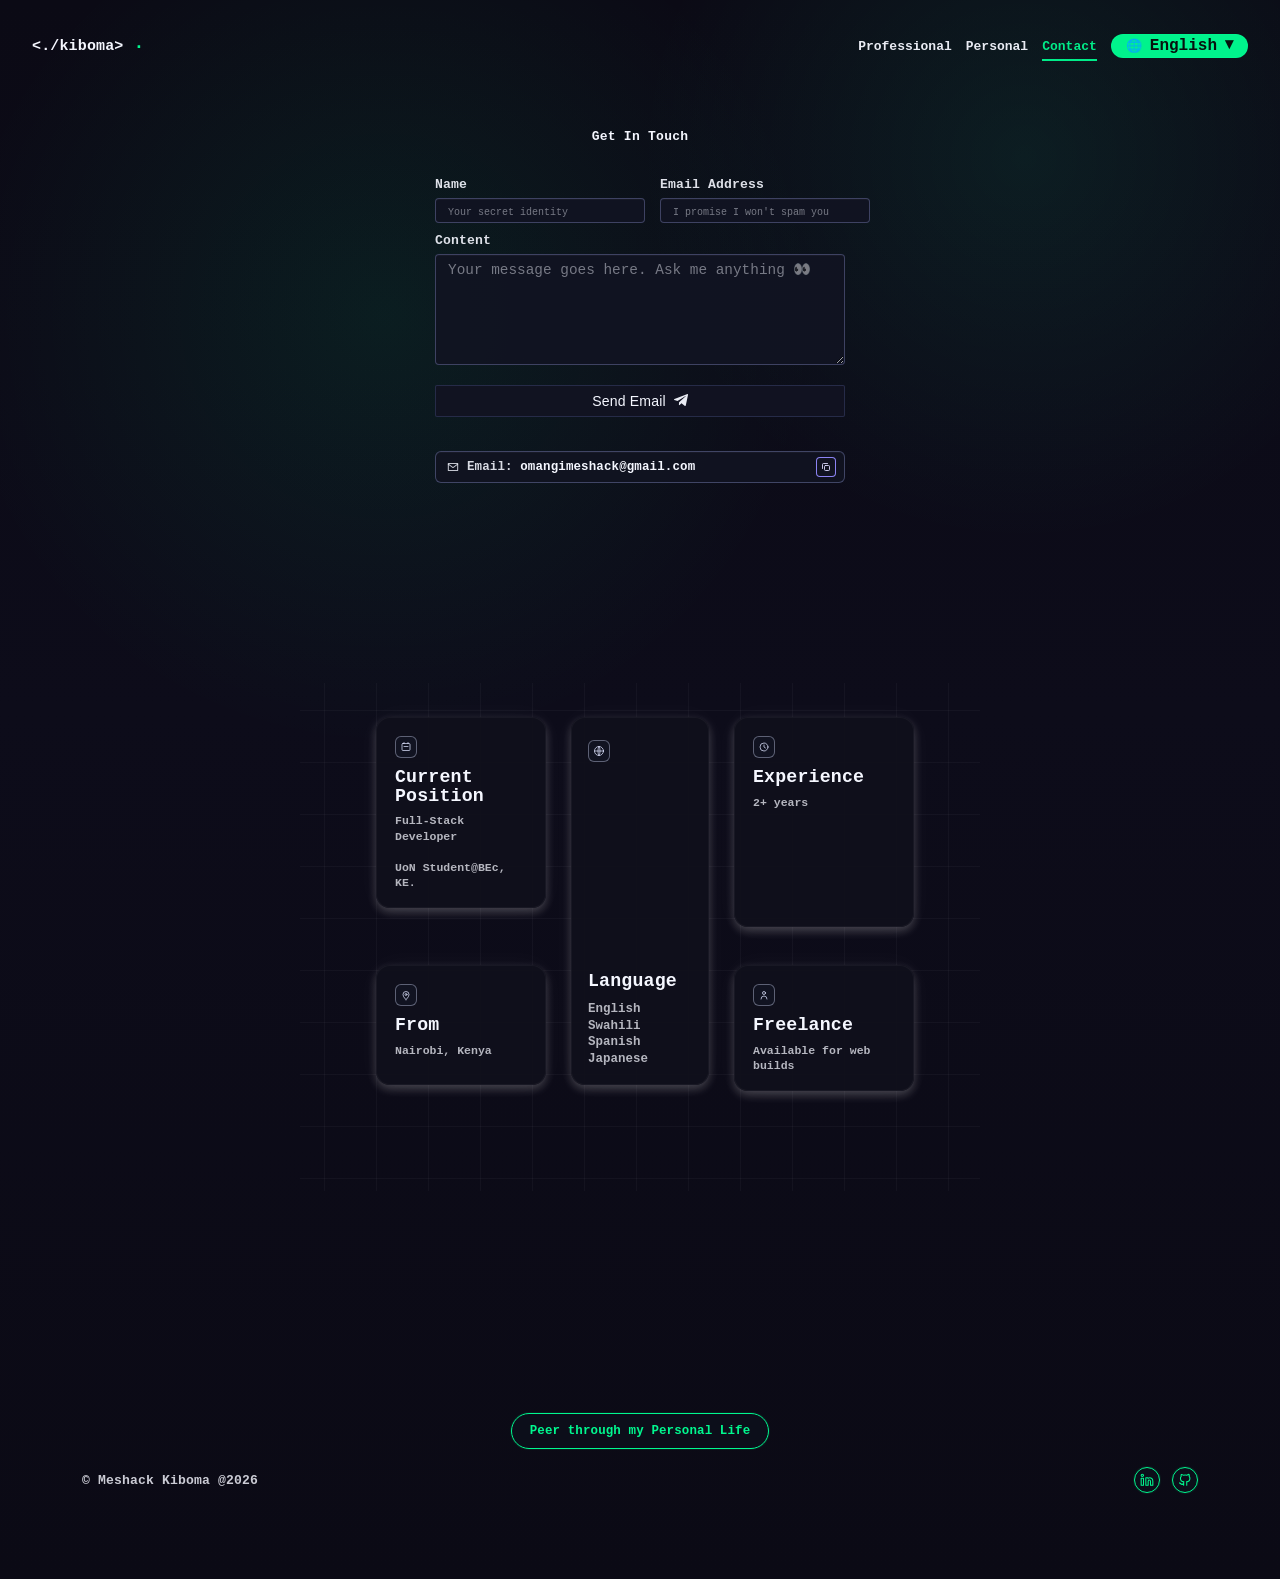
<file: contact.html>
<!DOCTYPE html>
<html lang="en">
<head>
  <meta charset="UTF-8" />
  <meta name="viewport" content="width=device-width, initial-scale=1.0" />
  <title>&lt;./kiboma&gt; Contact</title>
  <meta name="description" content="Contact page for the dark neon Rookie Portfolio." />
  <link rel="stylesheet" href="styles.css" />
  <link rel="stylesheet" href="contact.css" />
</head>
<body class="contact-page">
  <div class="app-shell">
    <header class="topbar">
      <a class="brand" href="index.html#professional" data-tab-link>
        &lt;./kiboma&gt;
        <span class="brand-dot">.</span>
      </a>
      <nav class="nav" aria-label="Primary">
        <a class="nav-link" href="index.html" data-tab="professional">Professional</a>
        <a class="nav-link" href="personal.html" data-tab="personal">Personal</a>
        <a class="nav-link is-active" href="contact.html" data-tab="contact">Contact</a>

        <div class="language-select" data-select>
          <button class="pill-button language-trigger" type="button" aria-haspopup="listbox" aria-expanded="false">
            <span class="pill-ico" aria-hidden="true">🌐</span>
            <span data-language-label>English</span>
            <span class="chevron">▾</span>
          </button>

          <div class="dropdown" role="listbox" aria-label="Language selector">
            <button type="button" class="dropdown-item is-selected" data-language="English">English</button>
            <button type="button" class="dropdown-item" data-language="Swahili">Swahili</button>
            <button type="button" class="dropdown-item" data-language="Spanish">Spanish</button>
            <button type="button" class="dropdown-item" data-language="Japanese">Japanese</button>
          </div>
        </div>

        <div class="mobile-menu-select" data-select>
          <button class="pill-button language-trigger mobile-menu-trigger" type="button" aria-haspopup="listbox" aria-expanded="false" aria-label="Open menu">
            <span class="hamburger" aria-hidden="true">
              <span></span>
              <span></span>
              <span></span>
            </span>
          </button>
          <div class="dropdown mobile-menu-dropdown" role="listbox" aria-label="Mobile navigation">
            <a class="dropdown-item" href="index.html" data-tab="professional">Professional</a>
            <a class="dropdown-item" href="personal.html" data-tab="personal">Personal</a>
            <a class="dropdown-item is-active" href="contact.html" data-tab="contact" aria-current="page">Contact</a>
            <button type="button" class="dropdown-item" data-language="English">English</button>
          </div>
        </div>
      </nav>
    </header>

    <main>
      <section class="content-section contact-section" id="contact" aria-labelledby="contact-title">
        <div class="contact-shell">
          <h1 class="contact-title" id="contact-title">Get In Touch</h1>

          <form class="contact-form" id="contactForm" action="mailto:example@gmail.com" method="post" enctype="text/plain">
            <div class="contact-grid">
              <div class="field">
                <label for="contactName">Name</label>
                <input
                  id="contactName"
                  name="name"
                  type="text"
                  autocomplete="name"
                  placeholder="Your secret identity"
                  required
                />
              </div>

              <div class="field">
                <label for="contactEmail">Email Address</label>
                <input
                  id="contactEmail"
                  name="email"
                  type="email"
                  autocomplete="email"
                  placeholder="I promise I won't spam you"
                  required
                />
              </div>
            </div>

            <div class="field field--full">
              <label for="contactMessage">Content</label>
              <textarea
                id="contactMessage"
                name="message"
                rows="5"
                placeholder="Your message goes here. Ask me anything 👀"
                required
              ></textarea>
            </div>

            <button class="contact-submit" type="submit">
              <span>Send Email</span>
              <span class="contact-submit-arrow" aria-hidden="true">
                <svg class="footer-arrow" xmlns="http://www.w3.org/2000/svg" viewBox="0 0 512 512" aria-hidden="true" focusable="false">
                  <path d="M470.4354553,45.4225006L16.8273029,221.2490387c-18.253809,8.1874695-24.4278889,24.5854034-4.4127407,33.4840851l116.3710175,37.1726685l281.3674316-174.789505c15.3625488-10.9733887,31.0910339-8.0470886,17.5573425,4.023468L186.0532227,341.074646l-7.5913849,93.0762329c7.0313721,14.3716125,19.9055786,14.4378967,28.1172485,7.2952881l66.8582916-63.5891418l114.5050659,86.1867065c26.5942688,15.8265076,41.0652466,5.6130371,46.7870789-23.3935242L509.835083,83.1804428C517.6329956,47.474514,504.3345032,31.7425518,470.4354553,45.4225006z"></path>
                </svg>
              </span>
            </button>
          </form>

          <div class="contact-email-bar" role="group" aria-label="Contact email">
            <div class="contact-email-copy">
              <span class="contact-email-icon" aria-hidden="true">
                <svg viewBox="0 0 24 24" fill="none" stroke="currentColor" stroke-width="1.8" stroke-linecap="round" stroke-linejoin="round">
                  <path d="M4 6h16v12H4z" />
                  <path d="m4 7 8 6 8-6" />
                </svg>
              </span>
              <span>Email: <strong>omangimeshack@gmail.com</strong></span>
            </div>
            <button class="contact-copy-button" type="button" aria-label="Copy email address" data-copy-email>
              <svg viewBox="0 0 24 24" fill="none" stroke="currentColor" stroke-width="1.8" stroke-linecap="round" stroke-linejoin="round" aria-hidden="true">
                <rect x="9" y="9" width="10" height="10" rx="2" />
                <path d="M5 15V7a2 2 0 0 1 2-2h8" />
              </svg>
            </button>
            <span class="visually-hidden" aria-live="polite" aria-atomic="true" data-copy-status></span>
          </div>
        </div>
      </section>

      <footer class="contact-footer-section" id="footer" aria-labelledby="footer-title">
        <div class="contact-footer-shell">
          <div class="contact-footer-grid">
            <article class="footer-card footer-card--current">
              <span class="footer-card-icon" aria-hidden="true">
                <svg viewBox="0 0 24 24" fill="none" stroke="currentColor" stroke-width="1.8" stroke-linecap="round" stroke-linejoin="round">
                  <rect x="4" y="5" width="16" height="14" rx="2" />
                  <path d="M8 5v-2m8 2v-2" />
                  <path d="M8 11h8" />
                </svg>
              </span>
              <h3>Current<br />Position</h3>
              <p></br>Full-Stack Developer</br></br>UoN Student@BEc, KE.</br></p>
            </article>

            <article class="footer-card footer-card--experience">
              <span class="footer-card-icon" aria-hidden="true">
                <svg viewBox="0 0 24 24" fill="none" stroke="currentColor" stroke-width="1.8" stroke-linecap="round" stroke-linejoin="round">
                  <circle cx="12" cy="12" r="8" />
                  <path d="M12 8v4l3 2" />
                </svg>
              </span>
              <h3>Experience</h3>
              <p>2+ years</p>
            </article>

            <article class="footer-card footer-card--from">
              <span class="footer-card-icon" aria-hidden="true">
                <svg viewBox="0 0 24 24" fill="none" stroke="currentColor" stroke-width="1.8" stroke-linecap="round" stroke-linejoin="round">
                  <path d="M12 21s6-4.4 6-10a6 6 0 1 0-12 0c0 5.6 6 10 6 10z" />
                  <circle cx="12" cy="11" r="2" />
                </svg>
              </span>
              <h3>From</h3>
              <p>Nairobi,<br />Kenya</p>
            </article>

            <article class="footer-card footer-card--language">
              <span class="footer-card-icon" aria-hidden="true">
                <svg viewBox="0 0 24 24" fill="none" stroke="currentColor" stroke-width="1.8" stroke-linecap="round" stroke-linejoin="round">
                  <circle cx="12" cy="12" r="9" />
                  <path d="M3 12h18" />
                  <path d="M12 3c3 3 3 15 0 18" />
                  <path d="M12 3c-3 3-3 15 0 18" />
                </svg>
              </span>
              <h3>Language</h3>
              <p>English<br />Swahili<br />Spanish<br />Japanese</p>
            </article>

            <article class="footer-card footer-card--freelance">
              <span class="footer-card-icon" aria-hidden="true">
                <svg viewBox="0 0 24 24" fill="none" stroke="currentColor" stroke-width="1.8" stroke-linecap="round" stroke-linejoin="round">
                  <circle cx="12" cy="8" r="3" />
                  <path d="M6 20a6 6 0 0 1 12 0" />
                </svg>
              </span>
              <h3>Freelance</h3>
              <p>Since 2024</p>
            </article>

            <a class="contact-footer-secondary" href="personal.html">Peer through my Personal Life</a>

            <div class="contact-footer-bottom">
              <span class="footer-signoff">© Meshack Kiboma @2026</span>
              <div class="footer-socials" aria-label="Social links">
                <a class="footer-social" href="https://www.linkedin.com/in/meshack-kiboma-aa88152a0/" aria-label="LinkedIn">
                  <svg viewBox="0 0 24 24" fill="none" stroke="currentColor" stroke-width="1.8" stroke-linecap="round" stroke-linejoin="round" aria-hidden="true">
                    <path d="M16 8a6 6 0 0 1 6 6v7h-4v-7a2 2 0 0 0-4 0v7h-4V8h4v2" />
                    <path d="M2 9h4v12H2z" />
                    <circle cx="4" cy="4" r="2" />
                  </svg>
                </a>
                <a class="footer-social" href="https://github.com/St-SaintLab" aria-label="GitHub">
                  <svg viewBox="0 0 24 24" fill="none" stroke="currentColor" stroke-width="1.8" stroke-linecap="round" stroke-linejoin="round" aria-hidden="true">
                    <path d="M9 19c-4.5 1.5-4.5-1.5-6-2m12 4v-3.4c0-1 .3-1.7-.4-2.4 2.8-.3 5.8-1.4 5.8-6.2a4.8 4.8 0 0 0-1.3-3.3 4.4 4.4 0 0 0-.1-3.3s-1.1-.3-3.5 1.3a12.2 12.2 0 0 0-6.4 0C6.7 2.2 5.6 2.5 5.6 2.5a4.4 4.4 0 0 0-.1 3.3A4.8 4.8 0 0 0 4.2 9c0 4.8 3 5.9 5.8 6.2-.5.5-.4 1.2-.3 2.1V21" />
                    <path d="M9 19c-4.5 1.5-4.5-1.5-6-2" />
                  </svg>
                </a>
              </div>
            </div>
          </div>
        </div>
      </footer>
    </main>
  </div>

  <nav class="floating-tabs" id="floatingTabs" aria-label="Secondary navigation" hidden>
    <a class="floating-tab" href="index.html" data-tab="professional">Professional</a>
    <a class="floating-tab" href="personal.html" data-tab="personal">Personal</a>
    <a class="floating-tab is-active" href="contact.html" data-tab="contact" aria-current="page">Contact</a>
  </nav>

  <script src="contact.js"></script>
</body>
</html>
</file>
<file: styles.css>
:root {
  --bg: #0d0c1a;
  --bg-2: #11101f;
  --panel: rgba(20, 22, 40, 0.56);
  --panel-strong: rgba(14, 16, 31, 0.92);
  --line: rgba(36, 255, 170, 0.15);
  --text: #f5f7ff;
  --muted: rgba(245, 247, 255, 0.7);
  --green: #00f88f;
  --green-2: #17ffb0;
  --red: #eb2f2f;
  --shadow: 0 20px 80px rgba(0, 0, 0, 0.45);
  --radius-xl: 30px;
  --radius-lg: 24px;
  --radius-md: 18px;
}

* {
  box-sizing: border-box;
}

html {
  scroll-behavior: smooth;
}

body {
  margin: 0;
  font-family: ui-monospace, SFMono-Regular, Menlo, Monaco, Consolas, "Liberation Mono", "Courier New", monospace;
  background: radial-gradient(circle at 30% 20%, rgba(0, 248, 143, 0.08), transparent 28%), radial-gradient(circle at 80% 10%, rgba(23, 255, 176, 0.08), transparent 22%), linear-gradient(180deg, #0b0a15 0%, #0d0c1a 45%, #0b0a15 100%);
  color: var(--text);
  min-height: 100vh;
  overflow-x: hidden;
}


/* ===================== CURTAIN TRANSITION ===================== */
.curtain-transition {
  position: fixed;
  inset: 0;
  z-index: 9999;
  pointer-events: none;
  display: grid;
  grid-template-columns: 1fr 1fr;
}

.curtain-panel {
  background: linear-gradient(
    135deg,
    rgba(8, 8, 20, 0.98),
    rgba(12, 12, 32, 0.98)
  );
  backdrop-filter: blur(6px);
  transform: translateX(0);
  transition: transform 700ms cubic-bezier(.77,0,.18,1);
}

.curtain-panel.left {
  border-right: 1px solid rgba(0,255,170,0.08);
}

.curtain-panel.right {
  border-left: 1px solid rgba(0,255,170,0.08);
}

.curtain-transition.open .left {
  transform: translateX(-100%);
}

.curtain-transition.open .right {
  transform: translateX(100%);
}

.curtain-transition.closed .left {
  transform: translateX(0);
}

.curtain-transition.closed .right {
  transform: translateX(0);
}

/* subtle glow seam */
.curtain-seam {
  position: absolute;
  top: 0;
  bottom: 0;
  left: 50%;
  width: 2px;
  transform: translateX(-50%);
  background: linear-gradient(
    to bottom,
    transparent,
    rgba(0,255,170,0.35),
    transparent
  );
  opacity: .6;
  filter: blur(.5px);
}
/* ===================== END CURTAIN TRANSITION ===================== */

#particle-canvas {
  position: fixed;
  inset: 0;
  width: 100%;
  height: 100%;
  z-index: 0;
  pointer-events: none;
  opacity: 0.95;
}

.app-shell {
  position: relative;
  z-index: 1;
  width: min(1364px, 100%);
  margin: 0 auto;
  padding: 24px 14px 28px;
}

.topbar {
  display: flex;
  align-items: center;
  justify-content: space-between;
  gap: 20px;
  padding: 10px 18px 16px;
}

.brand {
  color: var(--text);
  text-decoration: none;
  font-size: 15px;
  font-weight: 800;
  letter-spacing: 0.01em;
  display: inline-flex;
  align-items: center;
  gap: 10px;
}

.brand-dot {
  color: var(--green);
  font-size: 1.2em;
  transform: translateY(-3px);
}

.nav {
  display: flex;
  align-items: center;
  gap: 14px;
  flex-wrap: wrap;
  justify-content: flex-end;
}

.nav-link {
  color: var(--text);
  text-decoration: none;
  font-size: 13px;
  font-weight: 700;
  opacity: 0.95;
  padding: 4px 0;
  position: relative;
  transition: color 160ms ease, opacity 160ms ease;
}

.nav-link::after {
  content: "";
  position: absolute;
  left: 0;
  bottom: -3px;
  width: 100%;
  height: 2px;
  background: var(--green);
  transform: scaleX(0);
  transform-origin: left;
  transition: transform 160ms ease;
}

.nav-link:hover,
.nav-link.is-active {
  color: var(--green);
}

.nav-link:hover::after,
.nav-link.is-active::after {
  transform: scaleX(1);
}

.language-select,
.cv-select,
.mobile-menu-select {
  position: relative;
}

.mobile-menu-select {
  display: none;
}

.topbar .pill-button.mobile-menu-trigger {
  justify-content: center;
  gap: 0;
  width: 46px;
  min-width: 46px;
  padding: 0;
  height: 42px;
  margin-top: 30px;
  background: rgba(14, 15, 29, 0.9);
  color: var(--text);
  border-color: rgba(0, 248, 143, 0.26);
  box-shadow: none;
}

.topbar .pill-button.mobile-menu-trigger:hover {
  background: rgba(0, 248, 143, 0.14);
  color: var(--green);
  box-shadow: 0 0 0 6px rgba(0, 248, 143, 0.08);
}

.topbar .pill-button.mobile-menu-trigger .hamburger {
  display: inline-flex;
  flex-direction: column;
  justify-content: center;
  gap: 4px;
  width: 18px;
  height: 14px;
}

.topbar .pill-button.mobile-menu-trigger .hamburger span {
  display: block;
  width: 100%;
  height: 2px;
  border-radius: 999px;
  background: currentColor;
}

.mobile-menu-dropdown {
  min-width: 220px;
}

.mobile-menu-dropdown .dropdown-item {
  text-decoration: none;
}

.pill-button {
  border: 1px solid rgba(0, 248, 143, 0.9);
  background: rgba(0, 248, 143, 0.92);
  color: #07120e;
  border-radius: 999px;
  padding: 11px 16px;
  height: 10px;
  font-size: 10px;
  display: inline-flex;
  align-items: center;
  gap: 8px;
  font: inherit;
  font-weight: 800;
  cursor: pointer;
  box-shadow: 0 0 0 0 rgba(0, 248, 143, 0.15);
  transition: background 160ms ease, color 160ms ease, border-color 160ms ease, transform 160ms ease, box-shadow 160ms ease;
}

.pill-button:hover {
  background: var(--green);
  color: #050a08;
  box-shadow: 0 0 0 6px rgba(0, 248, 143, 0.08);
}

.language-trigger {
  background: rgba(0, 248, 143, 0.98);
  padding-inline: 14px;
}

.pill-ico {
  font-size: 13px;
  line-height: 1;
}

.chevron {
  font-size: 1rem;
  line-height: 1;
  transform: translateY(-1px);
}

.dropdown {
  position: absolute;
  top: calc(100% + 10px);
  right: 0;
  min-width: 100%;
  padding: 8px;
  background: rgba(14, 15, 29, 0.95);
  border: 1px solid rgba(0, 248, 143, 0.2);
  border-radius: 18px;
  box-shadow: 0 24px 70px rgba(0, 0, 0, 0.45);
  backdrop-filter: blur(18px);
  opacity: 0;
  transform: translateY(-6px) scale(0.98);
  pointer-events: none;
  transition: opacity 160ms ease, transform 160ms ease;
  z-index: 20;
}

.dropdown.is-open {
  opacity: 1;
  transform: translateY(0) scale(1);
  pointer-events: auto;
}

/* Drop-up modifier */
.dropdown.drop-up {
  top: auto;
  bottom: calc(100% + 10px);
  transform: translateY(6px) scale(0.98);
}

.dropdown.drop-up.is-open {
  transform: translateY(0) scale(1);
}

.dropdown-item {
  display: block;
  width: 100%;
  text-align: left;
  border: 0;
  background: transparent;
  color: var(--text);
  padding: 12px 12px;
  border-radius: 12px;
  font: inherit;
  cursor: pointer;
  transition: background 150ms ease, color 150ms ease;
}

.dropdown-item:hover,
.dropdown-item.is-selected {
  background: rgba(0, 248, 143, 0.14);
  color: var(--green);
}

main {
  padding: 0 10px;
}

.hero {
  display: grid;
  grid-template-columns: minmax(0, 1fr) minmax(380px, 530px);
  align-items: center;
  column-gap: 34px;
  min-height: 100px;
  padding: 10px 8px 0;
}

.hero-copy {
  padding: 0 0 32px 118px;
}

.eyebrow {
  margin: 0 0 10px;
  color: var(--text);
  font-size: 15px;
  opacity: 0.95;
  transform: translateY(-37px);
}

.eyebrov {
  margin: 0px 0 0px;
  opacity: 0.95;
  font-size: clamp(1.2rem, 1.8vw, 1.6rem);
  letter-spacing: 0.18em;
  color: var(--green);
  transform: translateY(76px);
}

.name {
  margin-left: 120px;
  opacity: 0.95;
  letter-spacing: 1px;
  transform: translateY(-2px);
  color: var(--red);
  font-size: clamp(1.8rem, 3vw, 3.6rem);
}

.skills-kicker,
.section-label,
.modal-kicker {
  margin: 0 0 10px;
  color: var(--text);
  font-size: 1.02rem;
  font-weight: 700;
  opacity: 0.95;
}

.name-wrap {
  position: relative;
  width: fit-content;
  margin-bottom: 22px;
}

.hero-title {
  margin: 0;
  font-size: clamp(3.2rem, 5vw, 4.85rem);
  line-height: 0.92;
  font-weight: 800;
  letter-spacing: -0.03em;
  transform: translateY(80px);
}

.hero-name {
  margin: 14px 0 0;
  font-size: clamp(3.3rem, 5.4vw, 4.9rem);
  line-height: 0.92;
  font-weight: 800;
  letter-spacing: -0.035em;
  color: var(--green);
}

.name-underline {
  width: 0;
  height: 4px;
  border-radius: 999px;
  background: var(--green);
  margin-top: 8px;
  opacity: 0;
  transition: opacity 160ms ease, width 220ms ease;
}

.name-underline.is-visible {
  width: 100%;
  opacity: 1;
}

.hero-summary {
  margin: 1px 0 0;
  max-width: 800px;
  color: rgb(7, 180, 248);
  font-size: 14px;
  font-weight: 2500;
  line-height: 1.55;
  letter-spacing: 0.01em;
  transform: translateY(-40px);
}

.hero-actions {
  display: flex;
  align-items: center;
  gap: 16px;
  margin-top: 22px;
  flex-wrap: wrap;
}

.cv-trigger {
  min-width: 104px;
  justify-content: center;
  background: transparent;
  color: var(--green);
  border-color: rgba(0, 248, 143, 0.92);
  padding-inline: 18px;
  box-shadow: none;
}

.cv-trigger:hover {
  background: var(--green);
  color: #07120e;
}

.cv-dropdown {
  min-width: 210px;
}

.social-links {
  display: inline-flex;
  align-items: center;
  gap: 14px;
}

.icon-button {
  width: 24px;
  height: 24px;
  border-radius: 999px;
  border: 1px solid rgba(0, 248, 143, 0.92);
  color: var(--green);
  display: inline-flex;
  align-items: center;
  justify-content: center;
  text-decoration: none;
  background: transparent;
  transition: background 160ms ease, color 160ms ease, box-shadow 160ms ease, transform 160ms ease;
}

.icon-button svg {
  width: 14px;
  height: 14px;
}

.icon-button:hover {
  background: var(--green);
  color: #07120e;
  box-shadow: 0 0 0 6px rgba(0, 248, 143, 0.08);
  transform: translateY(-1px);
}

.skills-panel {
  position: relative;
  justify-self: end;
  width: min(100%, 720px);
  height: auto;
  margin-right: 10px;
  padding: 5px;
  backdrop-filter: blur(0.01px);
  transform: translateY(-30px);
}

.skills-panel::before {
  content: "";
  position: absolute;
  inset: 7px;
  pointer-events: none;
}

.skills-panel::after {
  content: "";
  position: absolute;
  inset: 16px;
  pointer-events: none;
}

.skills-panel-inner {
  position: relative;
  z-index: 1;
  min-height: 100%;
  padding: 24px 24px 18px;
  display: flex;
  flex-direction: column;
  gap: 16px;
  overflow: visible;
}

.skills-head {
  text-align: center;
  padding-left: 8px;
}

.skills-head h3 {
  margin: 0;
  font-size: clamp(1.2rem, 1.8vw, 1.6rem);
  letter-spacing: 0.18em;
  color: var(--green);
}

.skills-grid {
  display: grid;
  grid-template-columns: repeat(2, minmax(0, 1fr));
  gap: 12px;
  align-content: start;
  flex: 1;
  align-items: stretch;
}

.skill-card {
  position: relative;
  display: flex;
  flex-direction: column;
  min-height: 60px;
  padding: 14px 14px 54px;
  border-radius: 22px;
  background: rgba(15, 17, 31, 0.58);
  border: 1px solid rgba(0, 248, 143, 0.12);
  backdrop-filter: blur(10px);
  box-shadow: inset 0 1px 0 rgba(255, 255, 255, 0.04);
  overflow: visible;
  transition: transform 180ms ease, border-color 180ms ease, box-shadow 180ms ease, background 180ms ease;
}

.skill-card:hover,
.skill-card:focus-within {
  transform: translateY(-4px);
  border-color: rgba(0, 248, 143, 0.24);
  box-shadow: 0 0 0 1px rgba(0, 248, 143, 0.1), 0 24px 60px rgba(0, 0, 0, 0.38);
  background: rgba(15, 17, 31, 0.68);
  z-index: 6;
}

.skill-top {
  display: flex;
  align-items: center;
  gap: 10px;
  margin-bottom: 0;
}

.skill-icon {
  width: 31px;
  height: 31px;
  border-radius: 12px;
  display: inline-flex;
  align-items: center;
  justify-content: center;
  color: var(--green);
  background: rgba(0, 248, 143, 0.08);
  border: 1px solid rgba(0, 248, 143, 0.16);
  flex: 0 0 auto;
}

.skill-icon svg {
  width: 17px;
  height: 17px;
}

.skill-name {
  font-size: 0.98rem;
  font-weight: 800;
  line-height: 1.15;
  color: var(--text);
  letter-spacing: 0.02em;
}

.skill-reveal {
  position: absolute;
  left: 0;
  right: 0;
  bottom: calc(40% + 0.1px);
  max-height: 0;
  opacity: 0;
  transform: translateY(14px) scale(0.975);
  transform-origin: bottom center;
  filter: blur(8px);
  pointer-events: none;
  overflow: hidden;
  transition: max-height 320ms ease, opacity 220ms ease, transform 260ms ease, filter 260ms ease;
  z-index: 8;
}

.skill-card:hover .skill-reveal,
.skill-card:focus-within .skill-reveal {
  max-height: 900px;
  opacity: 1;
  transform: translateY(0) scale(1);
  filter: none;
  pointer-events: auto;
}

.skill-list {
  display: flex;
  flex-direction: column;
  gap: 9px;
  padding: 14px 14px 12px;
  border-radius: 18px;
  border: 1px solid rgba(0, 248, 143, 0.12);
  box-shadow: inset 0 1px 0 rgba(255, 255, 255, 0.04), 0 20px 50px rgba(0, 0, 0, 0.22);
  background: rgba(8, 12, 22, 0.7);
  backdrop-filter: blur(10px);
}

.skill-row {
  display: grid;
  grid-template-columns: minmax(0, 1fr) minmax(116px, 0.92fr);
  align-items: center;
  gap: 10px;
  min-width: 0;
}

.skill-row-name {
  font-size: 8px;
  font-weight: 500;
  letter-spacing: 0.01em;
  color: var(--text);
  white-space: normal;
  line-height: 1.35;
}

.skill-row-track {
  display: flex;
  align-items: center;
  gap: 8px;
  min-width: 0;
}

.skill-bar {
  position: relative;
  height: 2.5px;
  border-radius: 999px;
  background: rgba(255, 255, 255, 0.07);
  overflow: hidden;
  flex: 1 1 auto;
  min-width: 48px;
}

.skill-fill {
  position: absolute;
  inset: 0 auto 0 0;
  width: 0;
  border-radius: inherit;
  background: linear-gradient(90deg, rgba(0, 248, 143, 0.82), rgba(23, 255, 176, 1));
  box-shadow: 0 0 24px rgba(0, 248, 143, 0.38);
  transition: width 1500ms cubic-bezier(0.22, 1, 0.36, 1);
}

.skill-row.is-animated .skill-fill {
  width: calc(var(--percent) * 1%);
}

.skill-percent {
  color: var(--green);
  font-weight: 800;
  font-size: 0.72rem;
  line-height: 1;
  flex: 0 0 auto;
  width: 38px;
  text-align: right;
}

.skill-view-btn {
  position: absolute;
  right: 14px;
  bottom: 12px;
  z-index: 2;
  min-height: 34px;
  padding: 8px 12px;
  font-size: 0.68rem;
  letter-spacing: 0.14em;
  text-transform: uppercase;
  border-color: rgba(0, 248, 143, 0.22);
  background: rgba(0, 248, 143, 0.08);
  color: var(--green);
}

.skill-view-btn:hover {
  background: rgba(0, 248, 143, 0.14);
  color: #07120e;
  box-shadow: 0 0 0 5px rgba(0, 248, 143, 0.06);
}

.skill-view-btn:focus-visible {
  outline: 2px solid rgba(0, 248, 143, 0.48);
  outline-offset: 2px;
}

.skill-view-btn:active {
  transform: translateY(1px);
}

.skills-modal .modal-panel {
  width: min(760px, 100%);
  max-height: min(84vh, 820px);
  gap: 16px;
}

.skills-modal .modal-head {
  align-items: center;
}

.skill-modal-title-wrap {
  display: flex;
  align-items: center;
  gap: 12px;
  min-width: 0;
}

.skill-modal-icon {
  width: 44px;
  height: 44px;
  border-radius: 16px;
  flex: 0 0 auto;
}

.skill-modal-icon svg {
  width: 20px;
  height: 20px;
}

.skill-modal-body {
  flex: 1 1 auto;
  overflow: auto;
  border-radius: 22px;
  border: 1px solid rgba(0, 248, 143, 0.12);
  background: rgba(9, 10, 18, 0.6);
  padding: 18px;
}

.skill-modal-body .skill-list {
  padding: 0;
  background: transparent;
  border: 0;
  box-shadow: none;
  gap: 12px;
}

.skill-modal-body .skill-row {
  grid-template-columns: minmax(0, 1fr) minmax(150px, 0.95fr);
  gap: 12px;
}

.skill-modal-body .skill-row-name {
  font-size: 0.9rem;
}

.skill-modal-body .skill-bar {
  height: 10px;
}

.skill-modal-body .skill-percent {
  width: 42px;
  font-size: 0.78rem;
}

.stats-row {
  display: grid;
  grid-template-columns: repeat(4, minmax(0, 1fr));
  gap: 10px;
  margin: 10px 120px 0 160px;
  padding: 0 6px;
}

.stat-card {
  border-left: 1px solid rgba(0, 248, 143, 0.14);
  padding: 12px 18px;
  display: flex;
  align-items: baseline;
  gap: 8px;
  transition: filter 160ms ease, opacity 160ms ease;
}

.stat-card strong {
  font-size: clamp(2rem, 2.8vw, 3.1rem);
  line-height: 1;
  color: var(--text);
  font-weight: 800;
}

.stat-card span {
  color: rgba(245, 247, 255, 0.78);
  font-size: 0.85rem;
  font-weight: 500;
}

.stats-row.is-hovering .stat-card {
  filter: blur(3px);
  opacity: 0.48;
}

.stats-row.is-hovering .stat-card.is-hovered {
  filter: none;
  opacity: 1;
}

.content-section {
  margin: 28px 120px 0;
  padding: 0 6px 24px;
}

.section-card {
  max-width: 860px;
  border-radius: 28px;
  background: rgba(15, 17, 31, 0.48);
  border: 1px solid rgba(0, 248, 143, 0.1);
  backdrop-filter: blur(12px);
  padding: 26px 28px;
  box-shadow: var(--shadow);
}

.section-card h3 {
  margin: 0 0 10px;
  font-size: 1.5rem;
}

.section-card p {
  margin: 0;
  color: rgba(245, 247, 255, 0.78);
  line-height: 1.65;
}

.modal-backdrop {
  position: fixed;
  inset: 0;
  background: rgba(4, 6, 14, 0.74);
  backdrop-filter: blur(12px);
  display: grid;
  place-items: center;
  padding: 20px;
  opacity: 0;
  pointer-events: none;
  transition: opacity 160ms ease;
  z-index: 50;
}

.modal-backdrop.is-open {
  opacity: 1;
  pointer-events: auto;
}

.modal-panel {
  width: min(920px, 100%);
  max-height: min(84vh, 900px);
  overflow: hidden;
  border-radius: 28px;
  background: linear-gradient(180deg, rgba(17, 19, 37, 0.98), rgba(11, 13, 26, 0.98));
  border: 1px solid rgba(0, 248, 143, 0.18);
  box-shadow: 0 34px 100px rgba(0, 0, 0, 0.5);
  padding: 22px;
  display: flex;
  flex-direction: column;
  gap: 18px;
}

.modal-head {
  display: flex;
  align-items: start;
  justify-content: space-between;
  gap: 18px;
}

.modal-head h3 {
  margin: 0;
  font-size: 1.4rem;
  color: var(--green);
}

.modal-close {
  width: 38px;
  height: 38px;
  border-radius: 50%;
  border: 1px solid rgba(0, 248, 143, 0.18);
  background: rgba(0, 248, 143, 0.06);
  color: var(--text);
  font-size: 1.6rem;
  line-height: 1;
  cursor: pointer;
}

.cv-preview {
  border-radius: 22px;
  border: 1px solid rgba(0, 248, 143, 0.12);
  background: rgba(9, 10, 18, 0.6);
  padding: 22px;
  overflow: auto;
  min-height: 380px;
  color: rgba(245, 247, 255, 0.86);
}

.cv-preview h4 {
  margin: 0 0 10px;
  color: var(--green);
  font-size: 1.15rem;
}

.cv-preview p,
.cv-preview li {
  line-height: 1.65;
  font-size: 0.92rem;
}

.cv-preview ul {
  margin: 10px 0 18px;
  padding-left: 20px;
}

.modal-actions {
  display: flex;
  justify-content: flex-end;
  gap: 10px;
  flex-wrap: wrap;
}

.modal-btn {
  min-width: 118px;
  justify-content: center;
}

.modal-btn.is-ghost {
  background: transparent;
  color: var(--green);
}

.modal-btn.is-ghost:hover {
  background: rgba(0, 248, 143, 0.08);
}

body.modal-open {
  overflow: hidden;
}

/* ===== CV switch & download dropdowns ===== */
.cv-switch-select,
.cv-download-select {
  position: relative;
}

.cv-switch-trigger,
.cv-download-trigger {
  min-width: 118px;
  justify-content: center;
  background: transparent;
  color: var(--green);
  border-color: rgba(0, 248, 143, 0.92);
  padding-inline: 14px;
}

.cv-switch-trigger:hover,
.cv-download-trigger:hover {
  background: var(--green);
  color: #07120e;
}

.cv-switch-dropdown,
.cv-download-dropdown {
  min-width: 180px;
}

.download-icon {
  width: 14px;
  height: 14px;
  margin-right: 2px;
}

/* ===== EDUCATION SECTION ===== */
.education-section {
  display: flex;
  justify-content: center;
  margin-left: auto;
  margin-right: auto;
  margin-top: 100px;
}

.education-card {
  padding: 28px 30px;
  backdrop-filter: blur(1px);
}

.education-header {
  display: flex;
  align-items: center;
  justify-content: center;
  gap: 14px;
  margin-bottom: 28px;
  font-size: 30px;
}

.education-icon {
  width: 40px;
  height: 40px;
  border-radius: 14px;
  display: inline-flex;
  align-items: center;
  justify-content: center;
  color: var(--green);
  background: rgba(0, 248, 143, 0.08);
  border: 1px solid rgba(0, 248, 143, 0.18);
  overflow: hidden;
}

.work-header {
  display: flex;
  align-items: center;
  gap: 20px;
  margin-top: 150px;
  justify-content: center;
}

.work-icon {
  width: 40px;
  height: 40px;
  border-radius: 14px;
  display: inline-flex;
  align-items: center;
  justify-content: center;
  overflow: hidden;
  flex-shrink: 0;
  position: relative;
  top: -3px;
}

.education-icon img {
  width: 100%;
  height: 100%;
  object-fit: contain;
  display: block;
}

.work-icon img {
  width: 100%;
  height: 100%;
  object-fit: contain;
  display: block;
}

.section-title {
  margin: 0;
  text-align: center;
  font-size: 30px;
  font-weight: 400;
  letter-spacing: 0.02em;
  color: var(--text);
  line-height: 1.2;
}

.education-grid {
  display: grid;
  grid-template-columns: minmax(260px, 0.9fr) 2.2fr;
  gap: 24px;
  align-items: start;
}

/* Degree Card */
.degree-card {
  background: rgba(15, 17, 31, 0.58);
  border: 1px solid rgba(0, 248, 143, 0.15);
  border-radius: 28px;
  padding: 24px 22px;
  backdrop-filter: blur(12px);
  position: relative;
  overflow: hidden;
  transition: transform 0.2s ease, border-color 0.2s ease, box-shadow 0.2s ease;
  box-shadow: inset 0 1px 0 rgba(255, 255, 255, 0.04);
  height: 350px;
  width: 250px;
}
.degree-card:hover {
  transform: translateY(-3px);
  border-color: rgba(0, 248, 143, 0.3);
  box-shadow: 0 20px 40px rgba(0, 0, 0, 0.3), 0 0 0 1px rgba(0, 248, 143, 0.1);
}

.degree-badge {
  display: inline-block;
  font-size: 0.7rem;
  font-weight: 800;
  text-transform: uppercase;
  letter-spacing: 0.2em;
  color: var(--green);
  background: rgba(0, 248, 143, 0.1);
  padding: 4px 12px;
  border-radius: 30px;
  margin-bottom: 16px;
  border: 1px solid rgba(0, 248, 143, 0.2);
}

.degree-title {
  margin: 0 0 14px;
  font-size: 1.7rem;
  font-weight: 800;
  line-height: 1.2;
  color: var(--text);
}

.degree-meta {
  display: flex;
  align-items: center;
  justify-content: space-between;
  gap: 18px;
  margin-bottom: 16px;
  flex-wrap: wrap;
}

.degree-period {
  font-size: 0.9rem;
  font-weight: 600;
  color: var(--muted);
  white-space: nowrap;
}

.degree-score-wrap {
  display: inline-flex;
  align-items: center;
  gap: 8px;
  margin-left: auto;
}

.degree-score {
  font-size: 0.9rem;
  font-weight: 700;
  color: var(--green);
  white-space: nowrap;
}

.score-icon {
  width: 18px;
  height: 18px;
  flex: 0 0 auto;
}

.degree-institution {
  margin: 0;
  font-size: 1rem;
  font-weight: 700;
  color: var(--text);
  opacity: 0.9;
  border-top: 1px dashed rgba(0, 248, 143, 0.15);
  padding-top: 16px;
}

.degree-decoration {
  position: absolute;
  bottom: 0;
  right: 0;
  width: 120px;
  height: 120px;
  background: radial-gradient(circle at 100% 100%, rgba(0, 248, 143, 0.05), transparent 70%);
  pointer-events: none;
}

.cert-image-card {
  width: 100%;
  height: 100%;
  display: block;
  object-fit: cover;
  border-radius: inherit;
}

/* ===== PROJECTS SECTION ===== */
.projects-section {
  margin-left: auto;
  margin-right: auto;
  margin-top: 36px;
  padding: 0 6px 18px;
}

.projects-title {
  margin: 0 0 12px;
  font-size: clamp(1.35rem, 2.2vw, 2rem);
  font-weight: 800;
  letter-spacing: 0.02em;
  color: var(--text);
  text-align: center;
}

.projects-stage {
  position: relative;
  min-height: clamp(480px, 56vw, 640px);
  perspective: 1500px;
}

.project-card {
  position: absolute;
  top: 50%;
  left: 50%;
  width: clamp(240px, 24vw, 320px);
  min-height: clamp(390px, 36vw, 470px);
  padding: 14px 14px 58px;
  border-radius: 26px;
  background: rgba(15, 17, 31, 0.58);
  border: 1px solid rgba(0, 248, 143, 0.12);
  backdrop-filter: blur(12px);
  box-shadow: inset 0 1px 0 rgba(255, 255, 255, 0.04);
  overflow: hidden;
  display: flex;
  flex-direction: column;
  gap: 12px;
  transform-style: preserve-3d;
  transition: transform 900ms cubic-bezier(0.22, 1, 0.36, 1), opacity 450ms ease, filter 450ms ease, box-shadow 450ms ease, border-color 450ms ease;
  will-change: transform, opacity;
}

.project-card:hover {
  border-color: rgba(0, 248, 143, 0.26);
  box-shadow: 0 24px 60px rgba(0, 0, 0, 0.38), 0 0 0 1px rgba(0, 248, 143, 0.1);
}

.project-card[data-slot="0"] {
  z-index: 4;
  opacity: 1;
  filter: none;
  transform: translate(-50%, -50%) translate3d(0, 0, 0) scale(1.05);
}

.project-card[data-slot="1"] {
  z-index: 3;
  opacity: 0.9;
  filter: saturate(0.9);
  transform: translate(-50%, -50%) translate3d(-330px, -6px, 0) rotateY(14deg) scale(0.82);
}

.project-card[data-slot="2"] {
  z-index: 3;
  opacity: 0.9;
  filter: saturate(0.9);
  transform: translate(-50%, -50%) translate3d(330px, -6px, 0) rotateY(-14deg) scale(0.82);
}

.project-card[data-slot="3"] {
  z-index: 2;
  opacity: 0.24;
  filter: blur(1px) saturate(0.75);
  transform: translate(-50%, -50%) translate3d(0, 120px, -150px) scale(0.68);
}

.project-media {
  width: 100%;
  aspect-ratio: 1.54 / 0.86;
  border-radius: 18px;
  overflow: hidden;
  border: 1px solid rgba(0, 248, 143, 0.12);
  background: rgba(7, 10, 18, 0.7);
}

.project-media img {
  width: 100%;
  height: 100%;
  display: block;
  object-fit: cover;
}

.project-copy {
  display: flex;
  flex-direction: column;
  gap: 8px;
  min-width: 0;
}

.project-kicker {
  margin: 0;
  font-size: 0.7rem;
  font-weight: 800;
  letter-spacing: 0.2em;
  text-transform: uppercase;
  color: var(--green);
}

.project-title {
  margin: 0;
  font-size: 1.35rem;
  font-weight: 800;
  line-height: 1.14;
  color: var(--text);
}

.project-description {
  margin: 0;
  color: rgba(245, 247, 255, 0.78);
  font-size: 10px;
  line-height: 1.65;
}

.project-tags {
  display: flex;
  flex-wrap: wrap;
  gap: 8px;
  margin-top: 4px;
}

.project-tags span {
  display: inline-flex;
  align-items: center;
  justify-content: center;
  min-height: 24px;
  padding: 4px 10px;
  border-radius: 999px;
  background: rgba(0, 248, 143, 0.08);
  border: 1px solid rgba(0, 248, 143, 0.12);
  color: var(--text);
  font-size: 0.72rem;
  font-weight: 700;
  line-height: 1;
}

.project-actions {
  position: absolute;
  right: 14px;
  bottom: 14px;
  display: inline-flex;
  align-items: center;
  gap: 8px;
  z-index: 2;
}

.project-action {
  width: 36px;
  height: 36px;
  border-radius: 50%;
  border: 1px solid rgba(0, 248, 143, 0.22);
  background: rgba(0, 248, 143, 0.08);
  color: var(--green);
  display: inline-flex;
  align-items: center;
  justify-content: center;
  text-decoration: none;
  transition: background 160ms ease, color 160ms ease, transform 160ms ease, box-shadow 160ms ease;
}

.project-action svg {
  width: 16px;
  height: 16px;
}

.project-action:hover {
  background: var(--green);
  color: #07120e;
  transform: translateY(-1px);
  box-shadow: 0 0 0 6px rgba(0, 248, 143, 0.08);
}

/* Certificates Row */
.certificates-row {
  display: grid;
  grid-template-columns: repeat(auto-fit, minmax(140px, 1fr));
  gap: 14px;
}

.cert-card {
  background: rgba(15, 17, 31, 0.5);
  border: 1px solid rgba(0, 248, 143, 0.12);
  border-radius: 24px;
  padding: 12px 12px 10px;
  backdrop-filter: blur(8px);
  transition: transform 0.2s ease, border-color 0.2s ease, box-shadow 0.2s ease;
  cursor: default;
}

.cert-card:hover {
  transform: translateY(-4px);
  border-color: rgba(0, 248, 143, 0.3);
  box-shadow: 0 14px 30px rgba(0, 0, 0, 0.4);
  background: rgba(20, 22, 40, 0.7);
}

.cert-image-wrapper {
  position: relative;
  width: 100%;
  aspect-ratio: 1.4 / 1;
  border-radius: 16px;
  overflow: hidden;
  border: 1px solid rgba(0, 248, 143, 0.1);
  margin-bottom: 10px;
}

.cert-image-wrapper img {
  width: 100%;
  height: 100%;
  object-fit: cover;
  display: block;
  transition: transform 0.25s ease;
}

.cert-card:hover .cert-image-wrapper img {
  transform: scale(1.05);
}

.cert-overlay {
  position: absolute;
  inset: 0;
  background: rgba(0, 20, 10, 0.4);
  backdrop-filter: blur(2px);
  display: flex;
  align-items: center;
  justify-content: center;
  opacity: 0;
  transition: opacity 0.2s ease;
}

.cert-card:hover .cert-overlay {
  opacity: 1;
}

.cert-fullscreen {
  background: rgba(0, 0, 0, 0.5);
  border: 1.5px solid var(--green);
  border-radius: 50%;
  width: 44px;
  height: 44px;
  display: flex;
  align-items: center;
  justify-content: center;
  color: var(--green);
  cursor: pointer;
  backdrop-filter: blur(8px);
  transition: all 0.2s ease;
  padding: 0;
}

.cert-fullscreen:hover {
  background: var(--green);
  color: #07120e;
  transform: scale(1.08);
  box-shadow: 0 0 20px rgba(0, 248, 143, 0.5);
}

.cert-fullscreen svg {
  width: 22px;
  height: 22px;
  stroke: currentColor;
}

.cert-title {
  display: block;
  font-size: 0.85rem;
  font-weight: 700;
  color: var(--text);
  text-align: center;
  letter-spacing: 0.01em;
  line-height: 1.3;
}

/* Floating tabs */
.floating-tabs {
  position: fixed;
  left: 50%;
  bottom: 20px;
  transform: translateX(-50%);
  display: inline-flex;
  align-items: center;
  gap: 6px;
  padding: 6px;
  border-radius: 999px;
  background: rgba(16, 18, 34, 0.9);
  border: 1px solid rgba(255, 255, 255, 0.12);
  box-shadow: 0 18px 40px rgba(0, 0, 0, 0.45), inset 0 1px 0 rgba(255, 255, 255, 0.06);
  backdrop-filter: blur(16px);
  z-index: 40;
  transition: opacity 0.25s ease, transform 0.25s ease, visibility 0.25s ease;
}

.floating-tabs[hidden] {
  display: none !important;
}

.floating-tab {
  padding: 8px 16px;
  border-radius: 999px;
  font-weight: 800;
  font-size: 0.84rem;
  text-decoration: none;
  color: rgba(245, 247, 255, 0.72);
  background: transparent;
  border: 1px solid transparent;
  transition: background 160ms ease, color 160ms ease, transform 160ms ease, box-shadow 160ms ease;
  letter-spacing: 0.01em;
  line-height: 1;
}

.floating-tab:hover {
  background: rgba(0, 248, 143, 0.08);
  color: var(--green);
}

.floating-tab.is-active {
  background: linear-gradient(180deg, rgba(0, 248, 143, 0.98), rgba(0, 205, 118, 0.92));
  color: #07120e;
  box-shadow: 0 0 0 1px rgba(0, 248, 143, 0.18), 0 10px 24px rgba(0, 248, 143, 0.16);
}

/* ===== EXPERIENCE SECTION (FIXED FOR SVG ICONS) ===== */
.experience-section {
  margin-left: auto;
  margin-right: auto;
  margin-top: 36px;
  padding: 0 6px 24px;
}

.experience-shell {
  border-radius: 32px;
  box-shadow: var(--shadow);
  padding: 26px 24px 28px;
}

.section-heading-wrap {
  display: flex;
  justify-content: center;
  margin-bottom: 26px;
}

.experience-title {
  margin: 0;
  text-align: center;
  font-size: clamp(1.6rem, 2.5vw, 2.3rem);
  letter-spacing: 0.02em;
}

.experience-title span {
  color: var(--green);
}

.experience-grid {
  display: grid;
  grid-template-columns: repeat(2, minmax(0, 1fr));
  gap: 24px 24px;
  width: min(980px, 100%);
  margin: 0 auto;
}

.experience-card {
  position: relative;
  display: grid;
  grid-template-columns: auto 1fr;
  gap: 18px;
  align-items: center;
  padding: 18px 22px;
  border-radius: 24px;
  background: radial-gradient(circle at top left, rgba(0, 248, 143, 0.12), transparent 28%), rgba(18, 20, 34, 0.78);
  border: 1px solid rgba(0, 248, 143, 0.12);
  overflow: hidden;
  isolation: isolate;
  box-shadow: inset 0 1px 0 rgba(255, 255, 255, 0.03), 0 20px 36px rgba(0, 0, 0, 0.24);
}

.experience-card::before {
  content: "";
  position: absolute;
  inset: 0;
  padding: 1.4px;
  border-radius: inherit;
  background: conic-gradient(from 0deg, rgba(0, 248, 143, 0) 0 15%, rgba(0, 248, 143, 0.95) 20%, rgba(0, 248, 143, 0) 26%, rgba(0, 248, 143, 0) 42%, rgba(0, 248, 143, 0.75) 50%, rgba(0, 248, 143, 0) 62%, rgba(0, 248, 143, 0) 78%, rgba(0, 248, 143, 0.9) 84%, rgba(0, 248, 143, 0) 100%);
  opacity: 0.95;
  animation: experience-border-spin 8s linear infinite;
  -webkit-mask: linear-gradient(#000 0 0) content-box, linear-gradient(#000 0 0);
  -webkit-mask-composite: xor;
  mask-composite: exclude;
  pointer-events: none;
}

.experience-card::after {
  content: "";
  position: absolute;
  inset: 0;
  border-radius: inherit;
  background: radial-gradient(circle at 18% 18%, rgba(0, 248, 143, 0.1), transparent 42%);
  opacity: 0.8;
  pointer-events: none;
}

.experience-card--backend::before {
  animation-duration: 9.5s;
  animation-direction: reverse;
}

.experience-card--teammate::before {
  animation-duration: 10.5s;
  animation-delay: -1.8s;
}

.experience-card--devops::before {
  animation-duration: 11.5s;
  animation-delay: -3s;
}

.experience-card:hover {
  border-color: rgba(0, 248, 143, 0.26);
}

.experience-icon {
  position: relative;
  display: grid;
  place-items: center;
  width: 70px;
  height: 150px;
  flex-shrink: 0;
  border-radius: 18px;
  overflow: hidden;
}

.experience-icon svg,
.experience-icon img {
  width: 30px;
  height: 30px;
  display: block;
  object-fit: contain;
  margin: 0;
  color: var(--green);
}

.experience-icon img {
  width: 70px;
  height: 70px;
  margin-bottom: 50px;
}

.experience-copy {
  display: flex;
  flex-direction: column;
  gap: 4px;
}

.experience-copy h3 {
  margin: 0;
  font-size: clamp(1rem, 1.35vw, 1.24rem);
  font-weight: 800;
  line-height: 1.3;
  color: var(--text);
}

.experience-copy p {
  margin: 0;
  color: rgba(245, 247, 255, 0.88);
  font-size: 13px;
  line-height: 1.4;
  max-width: 62ch;
}

@keyframes experience-border-spin {
  to {
    transform: rotate(1turn);
  }
}

/* ===== JOURNEY REPORT SECTION (Book Flip) ===== */
.journey-section {
  margin: 100px auto 0;
  padding: 0 6px;
  min-height: 220vh;
  scroll-margin-top: 92px;
}

.journey-shell {
  position: sticky;
  top: 92px;
  border-radius: 32px;
  box-shadow: var(--shadow);
  padding: 28px 24px 34px;
  overflow: hidden;
  margin-bottom: 50px;
}

.journey-shell::before {
  content: "";
  position: absolute;
  inset: 0;
  opacity: 0.38;
  pointer-events: none;
}

.journey-copy {
  position: relative;
  z-index: 2;
  width: min(760px, 100%);
  margin: 0 auto 48px;
  text-align: center;
}

.journey-title {
  margin: 0;
  font-size: clamp(1.4rem, 2vw, 2rem);
  font-weight: 800;
  letter-spacing: 0.02em;
  text-decoration: underline;
  text-decoration-thickness: 2px;
  text-underline-offset: 6px;
}

.journey-description {
  margin: 12px auto 0;
  max-width: 56ch;
  color: rgba(245, 247, 255, 0.84);
  line-height: 1.45;
  font-size: 13px;
}

.journey-stage {
  position: relative;
  height: clamp(420px, 58vh, 560px);
  margin-top: 22px;
  z-index: 1;
  perspective: 2200px;
  perspective-origin: 50% 50%;
  overflow: visible;
  transform-style: preserve-3d;
}

.journey-stack {
  position: relative;
  width: min(1120px, 100%);
  height: 100%;
  margin: 0 auto;
  transform-style: preserve-3d;
}

.report-card {
  position: absolute !important;
  top: 0 !important;
  left: 50% !important;
  width: min(900px, 100%);
  height: 320px;
  padding: 10px;
  background: transparent;
  border-radius: 20px;
  overflow: hidden;
  transform: translate3d(calc(-50% + var(--journey-x, 0px)), var(--journey-y, 0px), var(--journey-z, 0px)) rotateY(var(--journey-rotate-y, 0deg)) scale(var(--journey-scale, 1));
  transform-origin: center center;
  backface-visibility: hidden;
  transform-style: preserve-3d;
  z-index: var(--journey-z-index, 1);
  transition: none;
  will-change: transform;
  box-shadow: 0 20px 40px rgba(0, 0, 0, 0.3);
  margin: 0 !important;
}

.report-card::before,
.report-card::after {
  content: "";
  position: absolute;
  inset: 10px;
  border-radius: 16px;
  pointer-events: none;
  backface-visibility: hidden;
}

.report-card::before {
  background: linear-gradient(90deg, rgba(255, 255, 255, 0.16), rgba(255, 255, 255, 0) 22%, rgba(255, 255, 255, 0) 78%, rgba(0, 0, 0, 0.18));
  opacity: 0.72;
  mix-blend-mode: screen;
}

.report-card::after {
  inset: 10px 10px 10px 10px;
  background: linear-gradient(90deg, rgba(0, 0, 0, 0.22), transparent 18%, transparent 82%, rgba(0, 0, 0, 0.3));
  opacity: 0.42;
  mix-blend-mode: multiply;
}

.report-card-surface {
  position: relative;
  width: 100%;
  height: 100%;
  padding: 24px;
  border-radius: 18px;
  overflow: hidden;
  border: rgb(6, 252, 149);
  backface-visibility: hidden;
  filter: none;
  transform: translateZ(0);
}

.report-card-inner {
  position: relative;
  z-index: 1;
  height: 100%;
  display: grid;
  grid-template-columns: minmax(0, 1.05fr) minmax(280px, 0.95fr);
  gap: 22px;
  align-items: center;
  transform-style: preserve-3d;
}

.report-media {
  display: grid;
  grid-template-columns: minmax(0, 1fr) minmax(100px, 0.6fr);
  gap: 5px;
  align-items: center;
}

.report-media img {
  width: 150px;
  height: 150px;
  margin-top: 60px;
  display: block;
  object-fit: cover;
  border-radius: 20px;
  box-shadow: 0 18px 42px rgba(0, 0, 0, 0.34);
  background: rgba(255, 255, 255, 0.06);
  max-width: 100%;
}

.report-media img:first-child {
  min-height: 150px;
}

.report-media-secondary {
  min-height: 150px;
}

.report-name {
  font-size: 20px;
  font-weight: 300;
  margin: 3px 0 8px;
}

.report-text {
  font-size: 12px;
  font-weight: 600;
  margin: 0 0 8px;
}

.report-year {
  color: #17ffb0;
  font-size: 30px;
  margin-top: 0;
}

.report-description {
  margin: 0;
  color: rgba(245, 247, 255, 0.84);
  line-height: 1.45;
  font-size: 0.95rem;
}

@media (max-width: 1180px) {
}

@media (max-width: 1180px) {
  .journey-section {
    min-height: 250vh;
  }
  .journey-shell {
    top: 84px;
    padding: 24px 18px 28px;
  }
  .journey-stage {
    height: clamp(470px, 68vh, 640px);
  }
  .report-card-inner {
    grid-template-columns: 1fr;
  }
  .report-media {
    grid-template-columns: repeat(2, minmax(0, 1fr));
  }
}

@media (max-width: 760px) {
  .journey-section {
    min-height: 320vh;
  }
  .journey-shell {
    top: 72px;
    border-radius: 28px;
    padding: 22px 14px 26px;
  }
  .journey-stage {
    height: clamp(540px, 74vh, 700px);
  }
  .report-card {
    height: auto;
    min-height: 0;
    padding: 8px;
  }
  .report-card-surface {
    border-radius: 20px;
    padding: 18px;
  }
  .report-media {
    grid-template-columns: 1fr;
  }
  .report-media img:first-child {
    min-height: 220px;
  }
}

@media (prefers-reduced-motion: reduce) {
  .journey-stage {
    perspective: none;
  }
  .report-card {
    transition: opacity 0.2s ease;
  }
}

/* ===== FOOTER SECTION ===== */
.footer-section {
  margin-left: auto;
  margin-right: auto;
  margin-top: 0px;
  padding: 0 6px 6px;
}

.footer-shell {
  border-radius: 0;
  box-shadow: none;
  overflow: hidden;
  position: relative;
}

.footer-shell::before {
  content: "";
  position: absolute;
  inset: 200px 470px 50px 470px;
  background: linear-gradient(90deg, transparent 0 24px, rgba(255, 255, 255, 0.466) 24px 25px, transparent 25px 100%), linear-gradient(0deg, transparent 0 24px, rgba(255, 255, 255, 0.623) 24px 25px, transparent 25px 100%);
  background-size: 50px 50px;
  opacity: 0.28;
  pointer-events: none;
}

.footer-grid {
  position: relative;
  min-height: 420px;
  display: grid;
  grid-template-columns: 1fr auto 1fr;
  grid-template-rows: 1fr auto auto;
  align-items: center;
  padding: 42px 42px 26px;
  gap: 22px;
}

.footer-copy {
  grid-column: 1 / -1;
  text-align: center;
  align-self: start;
  margin-top: 8px;
}

.footer-copy h2 {
  margin: 0 0 18px;
  font-size: clamp(2.3rem, 3.6vw, 3.45rem);
  letter-spacing: 0.02em;
  font-weight: 1000;
}

.footer-copy h2 span {
  color: var(--green);
}

.footer-copy p {
  margin: 0 auto;
  color: rgba(245, 247, 255, 0.88);
  font-size: 13px;
  font-weight: 700;
  line-height: 1.45;
}

.footer-primary,
.footer-secondary {
  justify-self: center;
  display: inline-flex;
  align-items: center;
  justify-content: center;
  font-size: 10px;
  padding: 10px 22px;
  border-radius: 999px;
  text-decoration: none;
  font-weight: 800;
  letter-spacing: 0.01em;
  transition: transform 160ms ease, box-shadow 160ms ease, background 160ms ease, color 160ms ease;
}

.footer-primary {
  grid-column: 2;
  grid-row: 2;
  background: rgba(13, 15, 27, 0.98);
  color: var(--text);
  border: 1.5px solid rgba(174, 176, 255, 0.7);
  box-shadow: inset 0 1px 0 rgba(255, 255, 255, 0.08);
  display: inline-flex;
  align-items: center;
  gap: 8px;
}

.footer-primary:hover {
  transform: translateY(-1px);
}

.footer-arrow {
  width: 14px;
  height: 14px;
  flex: 0 0 auto;
  fill: currentColor;
  display: block;
  opacity: 0.95;
  transform: translateY(-1px);
}

.footer-secondary {
  grid-column: 2;
  grid-row: 3;
  color: var(--green);
  border: 1.5px solid var(--green);
  background: rgba(13, 15, 27, 0.9);
  box-shadow: 0 0 0 1px rgba(0, 248, 143, 0.1);
}

.footer-secondary:hover {
  transform: translateY(-1px);
  box-shadow: 0 0 0 6px rgba(0, 248, 143, 0.06);
}

.footer-bottom {
  grid-column: 1 / -1;
  display: flex;
  align-items: center;
  justify-content: space-between;
  gap: 16px;
  margin-top: 12px;
}

.footer-signoff {
  color: rgba(245, 247, 255, 0.8);
  font-weight: 700;
  font-size: 0.9rem;
}

.footer-socials {
  display: inline-flex;
  align-items: center;
  gap: 14px;
}

.footer-social {
  width: 32px;
  height: 32px;
  border-radius: 50%;
  display: grid;
  place-items: center;
  color: var(--green);
  border: 1.5px solid var(--green);
  text-decoration: none;
  background: rgba(13, 15, 27, 0.9);
  transition: transform 160ms ease, background 160ms ease, color 160ms ease, box-shadow 160ms ease;
}

.footer-social svg {
  width: 14px;
  height: 14px;
}

.footer-social:hover {
  transform: translateY(-1px);
  background: var(--green);
  color: #07120e;
  box-shadow: 0 0 0 6px rgba(0, 248, 143, 0.08);
}

/* Responsive adjustments */
@media (min-width: 1600px) {
  .app-shell {
    width: min(1480px, 100%);
    padding: 26px 18px 32px;
  }

  .topbar {
    padding: 12px 20px 16px;
  }

  .hero {
    grid-template-columns: minmax(0, 1.04fr) minmax(400px, 540px);
    column-gap: 36px;
  }

  .hero-copy {
    padding-left: 120px;
  }

  .skills-panel {
    width: min(100%, 760px);
  }

  .skills-panel-inner {
    padding: 26px 24px 20px;
    gap: 18px;
  }

  .skills-grid {
    grid-template-columns: repeat(2, minmax(0, 1fr));
    gap: 12px;
  }

  .skill-card {
    padding: 15px 15px 58px;
  }

  .skill-icon {
    width: 32px;
    height: 32px;
  }

  .skill-name {
    font-size: 1rem;
  }

  .stats-row {
    margin-left: 120px;
    margin-right: 120px;
  }

  .content-section {
    margin-left: 120px;
    margin-right: 120px;
  }

  .education-grid {
    grid-template-columns: minmax(260px, 0.92fr) 2fr;
  }

  .certificates-row {
    grid-template-columns: repeat(3, minmax(0, 1fr));
  }

  .projects-stage {
    min-height: clamp(480px, 32vw, 700px);
  }

  .experience-grid {
    grid-template-columns: repeat(2, minmax(0, 1fr));
  }

  .journey-section {
    min-height: 180vh;
  }

  .footer-grid {
    padding-inline: 48px;
  }

  .modal-panel {
    width: min(940px, calc(100vw - 40px));
  }

  .skills-modal .modal-panel {
    width: min(780px, calc(100vw - 40px));
  }

  .floating-tabs {
    bottom: 20px;
  }
}

@media (min-width: 2200px) {
  .app-shell {
    width: min(1600px, 100%);
  }

  .hero {
    grid-template-columns: minmax(0, 1.05fr) minmax(440px, 600px);
  }

  .skills-panel {
    width: min(100%, 820px);
  }

  .skills-grid {
    grid-template-columns: repeat(2, minmax(0, 1fr));
  }

  .projects-stage {
    min-height: clamp(520px, 30vw, 780px);
  }

  .journey-section {
    min-height: 170vh;
  }

  .journey-shell {
    top: 84px;
    padding: 28px 26px 34px;
  }

  .journey-stage {
    height: clamp(500px, 36vh, 640px);
  }

  .report-card {
    width: min(980px, 100%);
    height: 360px;
  }

  .report-card-surface {
    padding: 26px;
  }

  .report-media img {
    width: 180px;
    height: 180px;
  }

  .modal-panel {
    width: min(1000px, calc(100vw - 56px));
  }

  .skills-modal .modal-panel {
    width: min(840px, calc(100vw - 56px));
  }
}

@media (max-width: 1180px) {
  .app-shell {
    width: min(100%, 1180px);
    padding: 22px 12px 26px;
  }

  .topbar {
    padding: 8px 12px 14px;
    gap: 16px;
  }

  .hero {
    grid-template-columns: 1fr;
    row-gap: 20px;
    min-height: auto;
    padding: 6px 6px 0;
  }

  .hero-copy {
    padding: 0 18px 18px 36px;
  }

  .skills-panel {
    width: min(100%, 720px);
    margin-left: 20px;
    transform: translateY(-10px);
  }

  .skills-panel-inner {
    padding: 22px 18px 18px;
  }

  .skills-grid {
    grid-template-columns: repeat(2, minmax(0, 1fr));
    gap: 10px;
  }

  .skill-card {
    padding: 14px 14px 52px;
  }

  .stats-row,
  .content-section {
    margin-left: 22px;
    margin-right: 22px;
  }

  .stats-row {
    grid-template-columns: repeat(4, minmax(0, 1fr));
    gap: 8px;
  }

  .education-section {
    margin-top: 44px;
  }

  .education-grid {
    grid-template-columns: 1fr;
    gap: 16px;
  }

  .education-card {
    padding: 24px 20px;
  }

  .certificates-row {
    grid-template-columns: repeat(3, minmax(0, 1fr));
    gap: 10px;
  }

  .projects-section {
    margin-top: 32px;
  }

  .projects-stage {
    min-height: auto;
    display: grid;
    gap: 14px;
    perspective: none;
  }

  .project-card {
    position: relative;
    top: auto;
    left: auto;
    width: 100%;
    min-height: 0;
    transform: none !important;
    opacity: 1 !important;
    filter: none !important;
  }

  .project-media {
    aspect-ratio: 1.65 / 0.82;
  }

  .project-card {
    padding: 10px 10px 46px;
  }

  .project-title {
    font-size: 1.15rem;
  }

  .project-description {
    font-size: 11px;
  }

  .experience-section {
    margin-top: 24px;
  }

  .experience-grid {
    grid-template-columns: repeat(2, minmax(0, 1fr));
    gap: 10px;
  }

  .experience-card {
    padding: 14px;
    grid-template-columns: 1fr;
    text-align: center;
    justify-items: center;
  }

  .experience-icon {
    width: 52px;
    height: 84px;
  }

  .experience-copy p {
    max-width: none;
    font-size: 11px;
  }

  .journey-section {
    min-height: 235vh;
  }

  .journey-shell {
    top: 78px;
    padding: 22px 16px 26px;
  }

  .journey-stage {
    height: clamp(470px, 62vh, 620px);
  }

  .journey-stack {
    width: 100%;
  }

  .report-card {
    width: min(94%, 100%);
    height: auto;
    min-height: 0;
    padding: 8px;
  }

  .report-card-inner {
    grid-template-columns: 1fr;
    gap: 14px;
  }

  .report-card-surface {
    padding: 18px;
  }

  .report-media {
    grid-template-columns: repeat(2, minmax(0, 1fr));
    gap: 10px;
  }

  .report-media img {
    width: 100%;
    height: auto;
    margin-top: 0;
  }

  .report-year {
    font-size: 28px;
  }

  .footer-grid {
    grid-template-columns: 1fr;
    grid-template-rows: auto;
    min-height: 0;
    padding: 34px 20px 24px;
  }

  .footer-primary,
  .footer-secondary {
    grid-column: auto;
    grid-row: auto;
  }

  .footer-bottom {
    flex-direction: column;
    justify-content: center;
  }

  .modal-backdrop {
    padding: 16px;
  }

  .modal-panel {
    width: min(920px, calc(100vw - 32px));
    max-height: min(86vh, 900px);
  }

  .skills-modal .modal-panel {
    width: min(760px, calc(100vw - 32px));
  }
}

@media (max-width: 900px) {
  .app-shell {
    padding: 18px 10px 22px;
  }

  .topbar {
    flex-direction: column;
    align-items: flex-start;
    padding: 8px 10px 12px;
  }

  .nav {
    justify-content: flex-start;
  }

  .pill-button.language-trigger {
    display: inline-flex;
    align-items: center;
    justify-content: center;
    gap: 6px;
    padding: 6px 10px;
    font-size: 0.85rem;
    height: auto;
    width: auto;
    margin-left: 620px;  
    transform: translateY(-30px);
  }

  .hero-copy {
    padding: 0 12px 10px 14px;
  }

  .hero-actions {
    gap: 12px;
  }

  .eyebrov {
    transform: translateY(55px);
    font-size: clamp(1rem, 4.5vw, 1.3rem);
  }

  .skills-panel {
    width: 100%;
    margin-left: 0;
    transform: none;
  }

  .skills-panel-inner {
    padding: 18px 14px 14px;
  }

  .skills-grid {
    grid-template-columns: repeat(2, minmax(0, 1fr));
    gap: 10px;
  }

  .skill-card {
    padding: 12px 12px 48px;
  }

  .stats-row {
    grid-template-columns: repeat(4, minmax(0, 1fr));
    margin-left: 10px;
    margin-right: 10px;
    gap: 6px;
  }

  .content-section {
    margin-left: 10px;
    margin-right: 10px;
  }

  .education-grid {
    grid-template-columns: 1fr;
    gap: 14px;
  }

  .education-card {
    padding: 20px 16px;
  }

  .degree-card {
    width: 100%;
    height: auto;
    min-height: 0;
    padding: 16px 14px;
    border-radius: 18px;
  }

  .certificates-row {
    grid-template-columns: repeat(3, minmax(0, 1fr));
    gap: 8px;
  }

  .projects-section {
    margin-top: 28px;
  }

  .projects-stage {
    min-height: auto;
    display: grid;
    gap: 12px;
    perspective: none;
  }

  .project-card {
    position: relative;
    top: auto;
    left: auto;
    width: 100%;
    min-height: 0;
    transform: none !important;
    opacity: 1 !important;
    filter: none !important;
    padding: 10px 10px 44px;
  }

  .project-media {
    aspect-ratio: 1.65 / 0.82;
    border-radius: 14px;
  }

  .project-title {
    font-size: 1.08rem;
  }

  .project-description {
    font-size: 10px;
    line-height: 1.5;
  }

  .experience-section {
    margin-top: 20px;
  }

  .experience-grid {
    grid-template-columns: repeat(2, minmax(0, 1fr));
    gap: 8px;
  }

  .experience-card {
    padding: 10px;
    grid-template-columns: 1fr;
    text-align: center;
    justify-items: center;
  }

  .experience-icon {
    width: 44px;
    height: 56px;
  }

  .experience-copy p {
    font-size: 10px;
  }

  .journey-section {
    min-height: 300vh;
  }

  .journey-shell {
    top: 72px;
    padding: 20px 14px 22px;
  }

  .journey-stage {
    height: clamp(520px, 72vh, 680px);
  }

  .report-card {
    width: min(96%, 100%);
    padding: 8px;
  }

  .report-card-inner {
    grid-template-columns: 1fr;
    gap: 12px;
  }

  .report-card-surface {
    padding: 16px;
  }

  .report-media {
    grid-template-columns: repeat(2, minmax(0, 1fr));
    gap: 8px;
  }

  .report-year {
    font-size: 24px;
  }

  .footer-grid {
    gap: 14px;
    padding: 28px 14px 18px;
  }

  .modal-panel {
    width: min(100%, calc(100vw - 24px));
    padding: 18px;
  }

  .cv-preview {
    min-height: 320px;
    padding: 18px;
  }

  .floating-tabs {
    padding: 5px;
    gap: 4px;
    bottom: 14px;
  }

  .floating-tab {
    padding: 8px 12px;
    font-size: 10px;
  }
}

@media (max-width: 760px) {
  .app-shell {
    padding: 16px 8px 20px;
  }

  .topbar {
    flex-direction: row;
    align-items: center;
    justify-content: space-between;
    gap: 12px;
  }

  .nav {
    width: auto;
    margin-left: auto;
    justify-content: flex-end;
    gap: 10px;
  }

  .nav > .nav-link,
  .nav > .language-select {
    display: none;
  }

  .nav > .mobile-menu-select {
    display: block;
  }

  .topbar .pill-button.mobile-menu-trigger {
    display: inline-flex;
  }

  .mobile-menu-dropdown {
    right: 0;
    left: auto;
  }

  .hero-copy {
    padding-left: 10px;
    padding-right: 10px;
  }

  .hero-title {
    transform: translateY(0);
    font-size: clamp(2.5rem, 12vw, 4rem);
  }

  .eyebrov {
    transform: translateY(0);
    font-size: clamp(1rem, 4.5vw, 1.3rem);
  }

  .name {
    margin-left: 0;
    transform: translateY(0);
    font-size: clamp(1.7rem, 8vw, 2.8rem);
  }

  .eyebrow {
    transform: translateY(0);
    font-size: 14px;
  }

  .hero-summary {
    transform: translateY(0);
    font-size: 13px;
  }

  .hero-actions {
    flex-direction: column;
    align-items: stretch;
    gap: 10px;
  }

  .hero-actions .social-links {
    justify-content: flex-start;
  }

  .hero-actions .cv-select,
  .hero-actions .social-links,
  .pill-button {
    width: 100%;
  }

  .skills-panel-inner {
    padding: 16px 12px 12px;
  }

  .skills-head {
    text-align: left;
    padding-left: 0;
  }

  .skills-grid {
    grid-template-columns: repeat(2, minmax(0, 1fr));
    gap: 8px;
  }

  .skill-card {
    padding: 12px 12px 46px;
  }

  .skill-view-btn {
    right: 10px;
    bottom: 10px;
    width: 46px;
  }

  .stats-row {
    grid-template-columns: repeat(4, minmax(0, 1fr));
    gap: 5px;
    margin-left: 8px;
    margin-right: 8px;
    padding: 0 2px;
  }

  .stat-card {
    padding: 8px 10px;
  }

  .section-card,
  .education-card,
  .experience-shell,
  .journey-shell,
  .footer-grid,
  .modal-panel {
    border-radius: 24px;
  }

  .education-header,
  .work-header,
  .section-heading-wrap {
    gap: 12px;
  }

  .education-header,
  .work-header {
    flex-wrap: wrap;
  }

  .education-grid {
    grid-template-columns: 1fr;
    gap: 12px;
  }

  .education-card {
    padding: 18px 14px;
  }

  .degree-card {
    width: 100%;
    height: auto;
    min-height: 0;
    padding: 16px 14px;
    border-radius: 18px;
  }

  .certificates-row {
    grid-template-columns: repeat(3, minmax(0, 1fr));
    gap: 6px;
  }

  .cert-card {
    padding: 8px 8px 6px;
  }

  .project-card {
    padding: 10px 10px 42px;
  }

  .project-title {
    font-size: 1rem;
  }

  .project-description {
    font-size: 10px;
  }

  .experience-grid {
    grid-template-columns: repeat(2, minmax(0, 1fr));
    gap: 8px;
  }

  .experience-card {
    padding: 10px;
    grid-template-columns: 1fr;
    text-align: center;
    justify-items: center;
  }

  .experience-icon {
    width: 40px;
    height: 48px;
  }

  .experience-copy p {
    font-size: 9px;
    line-height: 1.35;
  }

  .journey-section {
    min-height: 330vh;
  }

  .journey-shell {
    top: 66px;
    padding: 18px 12px 20px;
  }

  .journey-stage {
    height: clamp(560px, 78vh, 720px);
  }

  .report-card {
    padding: 8px;
  }

  .report-card-surface {
    padding: 14px;
  }

  .report-year {
    font-size: 15px !important;
    margin-top: 1px !important;
  }

  .report-text {
    font-size: 9px;
  }

  .report-media {
    display: grid;
    grid-template-columns: repeat(2, minmax(0, 1fr));
    gap: 8px;
  }

  .journey-section .report-media > img {
    width: 100% !important;
    height: 140px !important;
    min-height: 140px !important;
    object-fit: cover !important;
    display: block !important;
    margin-top: 0 !important;
  }

  .footer-section {
    padding-left: 0;
    padding-right: 0;
  }

  .footer-grid {
    padding: 24px 12px 14px;
  }

  .footer-primary,
  .footer-secondary {
    width: 100%;
  }

  .footer-bottom {
    gap: 10px;
  }

  .footer-socials {
    gap: 10px;
  }

  .modal-backdrop {
    padding: 12px;
  }

  .modal-panel {
    width: min(100%, calc(100vw - 18px));
    padding: 16px;
    gap: 14px;
  }

  .modal-head h3 {
    font-size: 1.18rem;
  }

  .cv-preview {
    min-height: 280px;
    padding: 16px;
  }

  .modal-actions {
    justify-content: stretch;
  }

  .modal-actions > * {
    flex: 1 1 100%;
  }

  .cv-switch-trigger,
  .cv-download-trigger,
  .modal-btn {
    width: 100%;
    min-width: 0;
  }

  .floating-tabs {
    left: 50%;
    transform: translateX(-50%);
    width: 250px !important;
    justify-content: space-between;
    padding: 3px;
  }

  .floating-tab {
    flex: 1 1 0;
    text-align: center;
    padding-inline: 10px;
  }
}

@media (max-width: 600px) {
  .app-shell {
    padding: 14px 6px 18px;
  }

  .topbar {
    padding: 6px 8px 10px;
  }

  .brand {
    font-size: 14px;
  }

  .nav-link {
    font-size: 12px;
  }

  .dropdown {
    min-width: 180px;
  }

  .pill-button.language-trigger {
    display: inline-flex;
    align-items: center;
    justify-content: center;
    gap: 6px;
    padding: 6px 10px;
    font-size: 0.85rem;
    height: auto;
    width: auto;
    margin-left: 320px;  
    transform: translateY(-30px);
  }

  .hero-copy {
    padding-left: 6px;
    padding-right: 6px;
  }

  .hero-summary {
    font-size: 12px;
    line-height: 1.45;
  }

  .skills-panel-inner {
    padding: 14px 10px 10px;
  }

  .skills-head h3 {
    font-size: 0.95rem;
    letter-spacing: 0.12em;
  }

  .skills-grid {
    grid-template-columns: repeat(2, minmax(0, 1fr));
    gap: 8px;
  }

  .skill-name {
    font-size: 0.86rem;
  }

  .skill-row {
    grid-template-columns: minmax(0, 1fr);
    gap: 6px;
  }

  .skill-bar {
    height: 3px;
  }

  .skill-percent {
    font-size: 0.68rem;
    width: 32px;
  }

  .stats-row {
    grid-template-columns: repeat(4, minmax(0, 1fr));
    margin-left: 6px;
    margin-right: 6px;
    gap: 5px;
    padding: 0 2px;
  }

  .stat-card {
    padding: 7px 8px;
  }

  .stat-card strong {
    font-size: clamp(1.05rem, 5vw, 1.4rem);
    line-height: 1;
  }

  .stat-card span {
    font-size: 6px;
    line-height: 1.15;
  }

  .content-section {
    margin-left: 6px;
    margin-right: 6px;
  }

  .section-card,
  .education-card,
  .experience-shell,
  .journey-shell,
  .footer-grid {
    padding-left: 12px;
    padding-right: 12px;
  }

  .education-header {
    margin-bottom: 16px;
  }

  .education-grid {
    gap: 14px;
  }

  .degree-title {
    font-size: 1.15rem;
  }

  .degree-card {
    padding: 18px 16px;
  }

  .cert-card {
    padding: 8px 8px 6px;
  }

  .certificates-row {
    grid-template-columns: repeat(3, minmax(0, 1fr));
    gap: 6px;
  }

  .cert-title {
    font-size: 0.58rem;
  }

  .projects-section {
    margin-top: 24px;
  }

  .projects-stage {
    gap: 10px;
  }

  .project-card {
    padding: 10px 10px 40px;
  }

  .project-media {
    border-radius: 14px;
  }

  .project-title {
    font-size: 0.98rem;
  }

  .project-description {
    font-size: 10px;
  }

  .project-tags span {
    font-size: 0.62rem;
    min-height: 20px;
    padding: 3px 8px;
  }

  .experience-section {
    margin-top: 18px;
    padding: 0 2px 18px;
  }

  .experience-shell {
    padding: 16px 10px 18px;
  }

  .section-heading-wrap {
    margin-bottom: 14px;
  }

  .experience-title {
    font-size: 1rem;
  }

  .experience-grid {
    grid-template-columns: repeat(2, minmax(0, 1fr));
    gap: 8px;
    width: 100%;
    margin: 0 auto;
  }

  .experience-card {
    grid-template-columns: 1fr;
    gap: 8px;
    padding: 10px;
    border-radius: 16px;
    align-items: start;
  }

  .experience-icon {
    width: 40px;
    height: 48px;
    margin: 0 auto;
  }

  .experience-icon svg,
  .experience-icon img {
    width: 20px;
    height: 20px;
  }

  .experience-icon img {
    width: 40px;
    height: 40px;
    margin-bottom: 0;
  }

  .experience-copy {
    gap: 3px;
    text-align: center;
  }

  .experience-copy h3 {
    font-size: 0.9rem;
  }

  .experience-copy p {
    font-size: 9px;
    line-height: 1.35;
    max-width: none;
  }

  .journey-section {
    min-height: 350vh;
    margin-top: 10px;
  }

  .journey-shell {
    top: 62px;
    padding: 16px 12px 18px;
  }

  .journey-stage {
    height: clamp(590px, 82vh, 760px);
  }

  .report-card-surface {
    padding: 14px;
  }

  .report-year {
    font-size: 15px !important;
    margin-top: 1px !important;
  }

  .report-text {
    font-size: 10px;
  }

  .report-media {
    display: grid;
    grid-template-columns: repeat(2, minmax(0, 1fr));
    gap: 8px;
  }

  .journey-section .report-media > img {
    width: 100% !important;
    height: 140px !important;
    min-height: 140px !important;
    object-fit: cover !important;
    display: block !important;
    margin-top: 0 !important;
  }

  .footer-copy h2 {
    font-size: clamp(2rem, 10vw, 3rem);
  }

  .footer-copy p {
    font-size: 12px;
  }

  .footer-signoff {
    font-size: 0.82rem;
  }

  .modal-panel {
    width: min(100%, calc(100vw - 14px));
    border-radius: 22px;
    padding: 14px;
  }

  .cv-preview {
    min-height: 260px;
    padding: 14px;
    border-radius: 18px;
  }

  .modal-actions {
    gap: 8px;
  }

  .floating-tabs {
    bottom: 12px;
    gap: 3px;
  }

  .floating-tab {
    font-size: 0.75rem;
    padding: 8px 9px;
  }
}

@media (max-width: 480px) {
  .app-shell {
    padding: 12px 4px 16px;
  }

  .topbar {
    padding: 4px 6px 8px;
  }

  .nav {
    width: auto;
    gap: 8px;
  }

  .hero,
  .stats-row,
  .content-section {
    margin-left: 0;
    margin-right: 0;
  }

  .hero-copy {
    padding-left: 0;
    padding-right: 0;
  }

  .hero-title {
    font-size: clamp(2.3rem, 14vw, 3.5rem);
  }

  .name {
    font-size: clamp(1.55rem, 9vw, 2.4rem);
  }

  .eyebrow {
    font-size: 13px;
  }

  .eyebrov {
    font-size: 33px;
  }

  .pill-button.language-trigger {
    padding: 5px 8px;
    gap: 4px;
    font-size: 10px;
    height: 6px;
    transform: translateY(-30px);
    margin-left: 220px;
    width: 90px;
  }

  .pill-button.language-trigger .pill-ico {
    font-size: 8px;
  }

  .pill-button.language-trigger span[data-language-label] {
    font-size: 10px;
  }

  .pill-button.language-trigger .chevron {
    font-size: 10px;
  }

  .skills-panel {
    width: 100%;
    margin-left: 0;
    transform: none;
  }

  .skills-panel-inner {
    padding: 12px 8px 10px;
  }

  .skills-head {
    padding-left: 0;
  }

  .skills-head h3 {
    font-size: 0.85rem;
    letter-spacing: 0.12em;
    text-align: center;
  }

  .skills-grid {
    grid-template-columns: repeat(2, minmax(0, 1fr));
    gap: 15px;
  }

  .skill-card {
    min-height: 52px;
    padding: 10px 10px 42px;
    border-radius: 18px;
  }

  .skill-top {
    gap: 6px;
  }

  .skill-icon {
    width: 24px;
    height: 24px;
  }

  .skill-icon svg {
    width: 13px;
    height: 13px;
  }

  .skill-name {
    font-size: 10px!important;
  }

  .skill-reveal {
    bottom: calc(38% + 0.1px);
  }

  .skill-list {
    gap: 6px;
    padding: 10px 10px 8px;
    border-radius: 14px;
  }

  .skill-row {
    grid-template-columns: minmax(0, 1fr) minmax(90px, 0.9fr);
    gap: 6px;
  }

  .skill-row-name {
    font-size: 10px!important;
    line-height: 1.2;
  }

  .skill-row-track {
    gap: 6px;
  }

  .skill-bar {
    min-width: 27px;
    height: 2px;
  }

  .skill-percent {
    width: 30px;
    font-size: 0.62rem;
  }

  .skill-view-btn {
    right: 10px;
    bottom: 10px;
    min-height: 28px;
    width: 44px;
    padding: 5px 8px;
    font-size: 0.58rem;
  }

  .stats-row {
    grid-template-columns: repeat(4, minmax(0, 1fr));
    gap: 6px;
    margin-left: 0;
    margin-right: 0;
    padding: 0 2px;
  }

  .stat-card {
    padding: 6px 8px;
    border-left-width: 1px;
  }
  .stat-card strong {
    font-size: clamp(0.9rem, 5vw, 1.25rem);
    transform: translateY(7px);
  }

  .stat-card span {
    font-size: 7px;
    line-height: 1.2;
  }

  .education-section {
    margin-top: 24px;
  }

  .education-card {
    width: 100%;
    padding: 18px 14px;
  }

  .education-header {
    gap: 10px;
    margin-bottom: 16px;
  }

  .education-icon {
    width: 30px;
    height: 30px;
  }

  .section-title {
    font-size: 1.15rem;
  }

  .education-grid {
    grid-template-columns: 1fr;
    gap: 14px;
  }

  .degree-card {
    width: 100%;
    height: auto;
    min-height: 0;
    padding: 16px 14px;
    border-radius: 18px;
  }

  .degree-title {
    font-size: 1.05rem;
    margin-bottom: 10px;
  }

  .degree-meta {
    gap: 10px;
    margin-bottom: 12px;
  }

  .degree-period,
  .degree-score,
  .degree-institution {
    font-size: 0.72rem;
  }

  .certificates-row {
    grid-template-columns: repeat(3, minmax(0, 1fr));
    gap: 8px;
  }

  .cert-card {
    padding: 8px 8px 6px;
    border-radius: 14px;
  }

  .cert-image-wrapper {
    border-radius: 10px;
    margin-bottom: 6px;
  }

  .cert-title {
    font-size: 0.62rem;
    line-height: 1.15;
  }

  .cert-fullscreen {
    width: 30px;
    height: 30px;
  }

  .cert-fullscreen svg {
    width: 14px;
    height: 14px;
  }
  .experience-shell,
  .journey-shell,
  .footer-grid,
  .modal-panel {
    border-radius: 20px;
  }

  .projects-section {
    margin-top: 20px;
    padding: 0 2px 14px;
  }

  .work-header {
    margin-top: 72px;
    gap: 10px;
  }

  .work-icon {
    width: 28px;
    height: 28px;
    top: 0;
  }

  .projects-title {
    font-size: 1rem;
    margin: 0;
  }

  .projects-stage {
    min-height: auto;
    display: grid;
    grid-template-columns: 1fr;
    gap: 10px;
    perspective: none;
  }

  .project-card {
    position: relative;
    top: auto;
    left: auto;
    width: 100%;
    min-height: 0;
    padding: 10px 10px 44px;
    border-radius: 18px;
    transform: none !important;
    opacity: 1 !important;
    filter: none !important;
  }

  .project-media {
    border-radius: 14px;
    aspect-ratio: 1.65 / 0.82;
  }

  .project-copy {
    gap: 6px;
  }

  .project-kicker {
    font-size: 0.62rem;
  }

  .project-title {
    font-size: 0.98rem;
    line-height: 1.12;
  }

  .project-description {
    font-size: 10px;
    line-height: 1.45;
  }

  .project-tags {
    gap: 5px;
    margin-top: 2px;
  }

  .project-tags span {
    min-height: 20px;
    padding: 3px 8px;
    font-size: 0.62rem;
  }

  .project-actions {
    right: 10px;
    bottom: 10px;
    gap: 6px;
  }

  .project-action {
    width: 30px;
    height: 30px;
  }

  .project-action svg {
    width: 13px;
    height: 13px;
  }

  .experience-section {
    margin-top: 18px;
    padding: 0 2px 18px;
  }

  .experience-shell {
    padding: 16px 10px 18px;
  }

  .section-heading-wrap {
    margin-bottom: 14px;
  }

  .experience-title {
    font-size: 1rem;
  }

  .experience-grid {
    grid-template-columns: repeat(2, minmax(0, 1fr));
    gap: 8px;
    width: 100%;
    margin: 0 auto;
  }

  .experience-card {
    grid-template-columns: 1fr;
    gap: 8px;
    padding: 10px;
    border-radius: 16px;
    align-items: start;
  }

  .experience-icon {
    width: 40px;
    height: 48px;
    margin: 0 auto;
  }

  .experience-icon svg,
  .experience-icon img {
    width: 20px;
    height: 20px;
  }

  .experience-icon img {
    width: 40px;
    height: 40px;
    margin-bottom: 0;
  }

  .experience-copy {
    gap: 3px;
    text-align: center;
  }

  .experience-copy h3 {
    font-size: 0.9rem;
  }

  .experience-copy p {
    font-size: 9px;
    line-height: 1.35;
    max-width: none;
  }

  .journey-section {
    min-height: 375vh;
  }

  .journey-shell {
    top: 58px;
    padding: 14px 10px 16px;
  }

  .journey-stage {
    height: clamp(620px, 86vh, 820px);
  }

  .report-card-surface {
    padding: 12px;
  }

  .report-year {
    font-size: 15px!important;
    margin-top: 1px!important;
  }

  .report-text {
    font-size: 9px;
  }
  
  .report-media {
    display: grid;
    grid-template-columns: repeat(2, minmax(0, 1fr));
    gap: 10px;
  }

  .journey-section .report-media > img {
    width: 300px !important;
    height: 150px !important;
    min-height: 150px !important;
    object-fit: cover !important;
    display: block !important;
    margin-top: 0 !important;
  }

  .footer-grid {
    padding: 22px 10px 14px;
  }

  .footer-primary,
  .footer-secondary {
    font-size: 11px;
  }

  .footer-bottom {
    margin-top: 8px;
  }

  .footer-social {
    width: 30px;
    height: 30px;
  }

  .modal-backdrop {
    padding: 8px;
  }

  .modal-panel {
    width: min(100%, calc(100vw - 10px));
    padding: 12px;
  }

  .modal-head h3 {
    font-size: 1.05rem;
  }

  .cv-preview {
    min-height: 230px;
    padding: 12px;
  }

  .modal-actions {
    gap: 6px;
  }

  .cv-switch-trigger,
  .cv-download-trigger,
  .modal-btn {
    min-height: 40px;
  }

  .floating-tabs {
    width: calc(100vw - 12px);
    bottom: 10px;
    padding: 5px;
  }

  .floating-tab {
    padding: 7px 8px;
    font-size: 0.72rem;
  }
}

@media (max-width: 420px) {
  .nav {
    flex-wrap: nowrap;
  }

  .nav-link {
    font-size: 11px;
  }
  .pill-button.language-trigger {
    padding: 5px 8px;
    gap: 4px;
    font-size: 0.7rem;
    min-height: 26px;
  }

  .pill-button.language-trigger .pill-ico {
    font-size: 8px;
  }

  .pill-button.language-trigger span[data-language-label] {
    font-size: 0.7rem;
  }

  .pill-button.language-trigger .chevron {
    font-size: 0.65rem;
  }

  .hero-summary {
    font-size: 11px;
  }

  .skills-head h3 {
    font-size: 0.9rem;
  }

  .skill-name {
    font-size: 0.85rem;
  }

  .skill-row-name {
    font-size: 7px;
  }

  .skill-percent {
    font-size: 0.65rem;
  }

  .degree-title,
  .section-title,
  .projects-title,
  .experience-title,
  .journey-title {
    font-size: clamp(1.3rem, 7vw, 1.8rem);
  }

  .degree-period,
  .degree-institution,
  .degree-score {
    font-size: 0.82rem;
  }

  .project-action {
    width: 34px;
    height: 34px;
  }

  .cv-preview p,
  .cv-preview li {
    font-size: 0.84rem;
    line-height: 1.55;
  }

  .floating-tabs {
    left: 50%;
    transform: translateX(-50%);
  }

  .floating-tab {
    padding: 7px 7px;
    font-size: 0.68rem;
  }
}

@media (hover: none) {
  .nav-link,
  .pill-button,
  .icon-button,
  .dropdown-item,
  .skill-card,
  .project-card,
  .cert-card,
  .experience-card,
  .footer-primary,
  .footer-secondary,
  .footer-social {
    transition-duration: 0ms;
  }
}

@media (prefers-reduced-motion: reduce) {
  .skills-panel,
  .skill-card,
  .project-card,
  .cert-card,
  .experience-card,
  .journey-stage {
    transition: none !important;
  }

  .project-card,
  .journey-stage {
    perspective: none;
  }
}
</file>
<file: contact.css>
.contact-page {
  position: relative;
}

.contact-section {
  margin: 0 auto;
  padding: 12px 6px 34px;
}

.contact-shell {
  width: min(430px, 100%);
  margin: 0 auto 150px;
  padding: 44px 10px 0;
}

.contact-title {
  margin: 0 0 34px;
  text-align: center;
  font-size: 13px;
  line-height: 1;
  letter-spacing: 0.02em;
  font-weight: 900;
  color: var(--text);
}

.contact-form {
  display: grid;
  gap: 10px;
}

.contact-grid {
  display: grid;
  grid-template-columns: minmax(0, 1fr) minmax(0, 1fr);
  gap: 40px;
}

.field {
  display: grid;
  gap: 6px;
}

.field label {
  font-size: 0.82rem;
  font-weight: 800;
  color: rgba(245, 247, 255, 0.9);
  letter-spacing: 0.01em;
}

.field input,
.field textarea {
  width: 100%;
  border-radius: 4px;
  border: 1px solid rgba(67, 72, 106, 0.9);
  background: rgba(18, 20, 34, 0.92);
  color: var(--text);
  font: inherit;
  font-size: 0.9rem;
  line-height: 1.35;
  padding: 6px 12px; 
  outline: none;
  box-shadow: inset 0 1px 0 rgba(255, 255, 255, 0.03);
  transition: border-color 160ms ease, box-shadow 160ms ease, background 160ms ease;
}

.field textarea {
  min-height: 60px;
  resize: vertical;
}

.field input {
  height: 25px;
  width: 210px
}

.field input::placeholder {
    font-size: 10px;
}

.field input::placeholder,
.field textarea::placeholder {
  color: rgba(245, 247, 255, 0.45);
}

.field input:focus,
.field textarea:focus {
  border-color: var(--green);
  box-shadow: 0 0 0 1px rgba(0, 248, 143, 0.18), 0 0 0 4px rgba(0, 248, 143, 0.06);
  background: rgba(21, 24, 40, 0.98);
}

.field--full {
  margin-top: 0;
}

.contact-submit {
  width: 100%;
  justify-content: center;
  margin-top: 10px;
  min-height: 23px;
  padding: 7px 12px;
  border-radius: 2px;
  border: 1px solid rgba(39, 45, 74, 0.95);
  background: rgba(18, 20, 34, 0.95);
  color: var(--text);
  box-shadow: none;
  letter-spacing: 0.01em;
  font-size: 0.88rem;
  display: inline-flex;
  align-items: center;
  gap: 8px;
  cursor: pointer;
  transition: transform 160ms ease, border-color 160ms ease, box-shadow 160ms ease, background 160ms ease;
}

.contact-submit:hover,
.contact-submit:focus-visible {
  transform: translateY(-1px);
  border-color: rgba(0, 248, 143, 0.55);
  box-shadow: 0 0 0 1px rgba(0, 248, 143, 0.1), 0 10px 24px rgba(0, 248, 143, 0.1);
}

.contact-submit-arrow {
  font-size: 1rem;
  line-height: 1;
}

.contact-email-bar {
  width: 100%;
  margin-top: 34px;
  display: flex;
  align-items: center;
  gap: 10px;
  min-height: 26px;
  padding: 5px 8px 5px 10px;
  border-radius: 6px;
  border: 1px solid rgba(67, 72, 106, 0.95);
  background: rgba(18, 20, 34, 0.88);
  box-shadow: inset 0 1px 0 rgba(255, 255, 255, 0.03);
}

.contact-email-copy {
  min-width: 0;
  display: inline-flex;
  align-items: center;
  gap: 7px;
  flex: 1 1 auto;
  color: rgba(245, 247, 255, 0.88);
  font-size: 0.78rem;
  font-weight: 700;
  letter-spacing: 0.01em;
  overflow: hidden;
  text-overflow: ellipsis;
  white-space: nowrap;
}

.contact-email-copy strong {
  color: var(--text);
  font-weight: 800;
}

.contact-email-icon {
  display: inline-flex;
  align-items: center;
  justify-content: center;
  width: 14px;
  height: 14px;
  color: rgba(245, 247, 255, 0.78);
  flex: 0 0 auto;
}

.contact-email-icon svg {
  width: 14px;
  height: 14px;
}

.contact-copy-button {
  width: 20px;
  height: 20px;
  border: 1px solid rgba(147, 137, 255, 0.95);
  border-radius: 4px;
  background: rgba(18, 20, 34, 0.96);
  color: rgba(223, 220, 255, 0.98);
  display: inline-flex;
  align-items: center;
  justify-content: center;
  padding: 0;
  flex: 0 0 auto;
  cursor: pointer;
  transition: transform 160ms ease, border-color 160ms ease, background 160ms ease, box-shadow 160ms ease;
}

.contact-copy-button:hover,
.contact-copy-button:focus-visible {
  transform: translateY(-1px);
  border-color: var(--green);
  background: rgba(0, 248, 143, 0.1);
  box-shadow: 0 0 0 4px rgba(0, 248, 143, 0.06);
}

.contact-copy-button svg {
  width: 12px;
  height: 12px;
}

.contact-footer-section {
  margin: 0 auto;
  padding: 0 6px 10px;
}

.contact-footer-shell {
  position: relative;
  overflow: hidden;
  border-radius: 0;
  padding-bottom: 28px;
}

.contact-footer-shell::before {
  content: "";
  position: absolute;
  inset: 16px 270px 350px 270px;
  background:
    linear-gradient(90deg, transparent 0 24px, rgba(255, 255, 255, 0.07) 24px 25px, transparent 25px 100%),
    linear-gradient(0deg, transparent 0 24px, rgba(255, 255, 255, 0.07) 24px 25px, transparent 25px 100%);
  background-size: 52px 52px;
  opacity: 0.5;
  pointer-events: none;
}

.contact-footer-grid {
  position: relative;
  min-height: 470px;
  display: grid;
  grid-template-columns: minmax(0, 1fr) 132px minmax(0, 1fr);
  grid-template-rows: 1fr 1fr auto auto;
  gap: 18px;
  align-items: center;
  padding: 50px 46px 20px;
}

.footer-card {
  position: relative;
  min-width: 0;
  min-height: 120px;
  padding: 18px 18px 16px;
  border-radius: 14px;
  background: rgba(16, 16, 28, 0.95);
  border: 1px solid rgba(255, 255, 255, 0.04);
  box-shadow: 0 4px 10px rgba(245, 243, 243, 0.233), 0 0 30px rgba(243, 247, 245, 0.041);
  overflow: hidden;
}

.footer-card::before {
  content: "";
  position: absolute;
  inset: 0;
  border-radius: inherit;
  border: 1px solid rgba(0, 248, 143, 0);
  opacity: 0;
  transform: scale(0.985);
  transition: opacity 220ms ease, transform 220ms ease, border-color 220ms ease;
  pointer-events: none;
}

.footer-card:hover {
  border-color: rgba(0, 248, 143, 0.85);
  box-shadow: 0 0 0 1px rgba(0, 248, 143, 0.18), 0 0 18px rgba(0, 248, 143, 0.14);
  transform: translateY(-1px);
}

.footer-card:hover::before {
  border-color: rgba(0, 248, 143, 0.85);
  opacity: 1;
  transform: scale(1);
}

.footer-card::after {
  content: "";
  position: absolute;
  inset: 0 0 600px 0;
  border-radius: inherit;
  background: linear-gradient(180deg, rgba(255, 255, 255, 0.035), transparent 45%);
  pointer-events: none;
}

.footer-card-icon {
  display: inline-flex;
  align-items: center;
  justify-content: center;
  width: 22px;
  height: 22px;
  margin-bottom: 10px;
  border-radius: 6px;
  border: 1px solid rgba(164, 169, 196, 0.52);
  color: rgba(223, 228, 255, 0.82);
  background: rgba(18, 20, 34, 0.96);
}

.footer-card-icon svg {
  width: 12px;
  height: 12px;
}

.footer-card h3 {
  margin: 0 0 8px;
  color: var(--text);
  font-size: 1.14rem;
  line-height: 1.02;
  letter-spacing: 0.01em;
  font-weight: 900;
}

.footer-card p {
  margin: 0;
  color: rgba(245, 247, 255, 0.72);
  font-size: 0.72rem;
  font-weight: 800;
  line-height: 1.35;
}

.footer-card--current {
  grid-column: 1;
  grid-row: 1;
  align-self: start;
  justify-self: end;
  width: min(170px, 100%);
  margin-right: 10px;
}

.footer-card--experience {
  grid-column: 3;
  grid-row: 1;
  align-self: start;
  justify-self: start;
  width: min(180px, 100%);
  height: 210px;
  margin-left: 10px;
}

.footer-card--from {
  grid-column: 1;
  grid-row: 2;
  align-self: start;
  justify-self: end;
  width: min(170px, 100%);
  margin-right: 10px;
}

.footer-card--language {
  grid-column: 2;
  grid-row: 1 / span 2;
  align-self: center;
  justify-self: center;
  width: 138px;
  height: 368px;
  padding: 22px 16px 18px;
  margin-bottom: 110px;
}

.footer-card--language h3 {
  margin-bottom: 10px;
  margin-top: 200px;
}

.footer-card--language p {
  font-size: 0.78rem;
}

.footer-card--freelance {
  grid-column: 3;
  grid-row: 2;
  align-self: start;
  justify-self: start;
  width: min(180px, 100%);
  margin-left: 10px;
}

.contact-footer-secondary {
  grid-column: 2;
  grid-row: 3;
  justify-self: center;
  align-self: center;
  display: inline-flex;
  align-items: center;
  justify-content: center;
  width: max-content;
  padding: 10px 18px;
  border-radius: 999px;
  text-decoration: none;
  font-size: 0.78rem;
  font-weight: 800;
  letter-spacing: 0.01em;
  color: var(--green);
  border: 1.5px solid var(--green);
  background: rgba(13, 15, 27, 0.92);
  box-shadow: 0 0 0 1px rgba(0, 248, 143, 0.08);
  transition: transform 160ms ease, box-shadow 160ms ease, background 160ms ease;
  margin-top: 200px;
}

.contact-footer-secondary:hover,
.contact-footer-secondary:focus-visible {
  transform: translateY(-1px);
  box-shadow: 0 0 0 6px rgba(0, 248, 143, 0.06);
}

.contact-footer-bottom {
  grid-column: 1 / -1;
  display: flex;
  align-items: center;
  justify-content: space-between;
  gap: 18px;
  padding: 0 6px;
}

.footer-signoff {
  color: rgba(245, 247, 255, 0.82);
  font-weight: 800;
  font-size: 0.82rem;
  letter-spacing: 0.01em;
}

.footer-socials {
  display: inline-flex;
  align-items: center;
  gap: 12px;
}

.footer-social {
  width: 26px;
  height: 26px;
  border-radius: 50%;
  display: inline-flex;
  align-items: center;
  justify-content: center;
  color: var(--green);
  border: 1.5px solid var(--green);
  background: rgba(13, 15, 27, 0.94);
  text-decoration: none;
  box-shadow: 0 0 0 1px rgba(0, 248, 143, 0.08);
  transition: transform 160ms ease, background 160ms ease, box-shadow 160ms ease;
}

.footer-social:hover,
.footer-social:focus-visible {
  transform: translateY(-1px);
  background: rgba(0, 248, 145, 0.589);
  box-shadow: 0 0 0 5px rgba(0, 248, 143, 0.06);
}

.footer-social svg {
  width: 14px;
  height: 14px;
}

.visually-hidden {
  position: absolute !important;
  width: 1px;
  height: 1px;
  padding: 0;
  margin: -1px;
  overflow: hidden;
  clip-path: inset(50%);
  white-space: nowrap;
  border: 0;
}

@media (max-width: 1180px) {
  .contact-section {
    padding: 12px 8px 30px;
  }

  .contact-shell {
    width: min(100%, 560px);
    margin-bottom: 120px;
    padding-top: 34px;
  }

  .contact-grid {
    gap: 20px;
  }

  .contact-footer-grid {
    min-height: 0;
    grid-template-columns: repeat(2, minmax(0, 1fr));
    grid-template-rows: repeat(4, auto) auto auto;
    padding: 36px 20px 18px;
    gap: 54px;
  }

  .footer-card--current,
  .footer-card--experience,
  .footer-card--from,
  .footer-card--language,
  .footer-card--freelance {
    grid-column: auto;
    grid-row: auto;
    justify-self: stretch;
    width: 100%;
    height: auto;
    min-height: 0;
    margin: 0;
  }

  .footer-card--language {
    grid-column: 1 / -1;
    width: 100%;
    padding-top: 18px;
    padding-bottom: 18px;
    margin-bottom: 0;
  }

  .footer-card--language h3 {
    margin-top: 0;
  }

  .contact-footer-secondary,
  .contact-footer-bottom {
    grid-column: 1 / -1;
  }

  .contact-footer-secondary {
    margin-top: 16px;
    width: max-content;
    transform: translateY(530px);
  }

  .contact-footer-secondary,
  .contact-footer-secondary:hover,
  .contact-footer-secondary:focus-visible,
  .contact-footer-secondary:active {
    transform: translateY(530px) !important;
    box-shadow: none;
  }

  .footer-signoff {
    font-size: 0.76rem;
    margin-top: 60px;
  }

  .contact-footer-bottom {
    margin-top: 2px;
  }
}

@media (max-width: 900px) {
  .contact-section {
    padding: 10px 8px 26px;
  }

  .contact-shell {
    width: min(100%, 520px);
    margin-bottom: 96px;
    padding-top: 28px;
  }

  .contact-title {
    margin-bottom: 24px;
  }

  .contact-grid {
    grid-template-columns: 1fr;
    gap: 12px;
  }

  .pill-button.language-trigger {
    font-size: 0.85rem;
    padding: 6px 10px;
    gap: 6px;
  }

  .pill-button .pill-ico {
    font-size: 0.9rem;
  }

  .pill-button .chevron {
    font-size: 0.7rem;
  }


  .field input {
    width: 100%;
  }

  .contact-email-bar {
    margin-top: 28px;
  }

  .contact-footer-shell {
    padding-bottom: 22px;
  }

  .contact-footer-grid {
    min-height: 0;
    display: grid;
    grid-template-columns: repeat(2, minmax(0, 1fr));
    grid-template-areas:
      "current experience"
      "from freelance"
      "language language";
    gap: 14px;
    padding: 30px 16px 16px;
  }

  .footer-card--current {
    grid-area: current;
  }

  .footer-card--experience {
    grid-area: experience;
    height: 175px!important;
  }

  .footer-card--from {
    grid-area: from;
  }

  .footer-card--language {
    grid-area: language;
  }

  .footer-card--freelance {
    grid-area: freelance;
    height: 115px!important;
  }

  .footer-card--current,
  .footer-card--experience,
  .footer-card--from,
  .footer-card--language,
  .footer-card--freelance {
    width: 100%;
    height: auto;
    min-height: 0;
    margin: 0;
    justify-self: stretch;
  }

  .footer-card {
    width: 100%;
  }

  .contact-footer-secondary {
    width: 100%;
    justify-self: stretch;
    text-align: center;
    margin-top: 10px;
    transform: translateY(500px);
  }

  .contact-footer-secondary,
  .contact-footer-secondary:hover,
  .contact-footer-secondary:focus-visible,
  .contact-footer-secondary:active {
    transform: translateY(500px) !important;
    box-shadow: none;
  }

  .footer-signoff {
    font-size: 0.76rem;
    margin-top: 60px;
  }

  .contact-footer-bottom {
    flex-direction: column;
    align-items: center;
    text-align: center;
    gap: 10px;
    padding: 0;
  }

  .footer-socials {
    justify-content: center;
  }
}

@media (max-width: 760px) {
  .contact-shell {
    padding-top: 22px;
  }

  .contact-title {
    font-size: 12px;
    margin-bottom: 18px;
  }

  .contact-form {
    gap: 8px;
  }

  .field label {
    font-size: 0.78rem;
  }

  .field input,
  .field textarea {
    font-size: 0.88rem;
  }

  .contact-submit {
    width: 100%;
    min-height: 40px;
    margin-top: 8px;
  }

  .contact-email-bar {
    flex-wrap: wrap;
    align-items: flex-start;
    padding: 8px 8px 8px 10px;
  }

  .contact-email-copy {
    width: calc(100% - 30px);
    white-space: normal;
    overflow: visible;
    text-overflow: clip;
  }

  .contact-copy-button {
    margin-left: auto;
  }

  .contact-footer-grid {
    gap: 12px;
    padding: 24px 12px 14px;
  }

  .footer-card {
    padding: 16px 16px 14px;
    border-radius: 12px;
  }

  .footer-card h3 {
    font-size: 1.02rem;
  }

  .footer-card p {
    font-size: 0.7rem;
  }

  .contact-footer-secondary {
    width: 100%;
    justify-content: center;
    padding: 10px 16px;
    margin-top: 12px;
    transform: translateY(480px);
  }

  .contact-footer-secondary,
  .contact-footer-secondary:hover,
  .contact-footer-secondary:focus-visible,
  .contact-footer-secondary:active {
    transform: translateY(480px) !important;
    box-shadow: none;
  }

  .footer-signoff {
    font-size: 0.76rem;
    margin-top: 60px;
  }
}

@media (max-width: 600px) {
  .contact-section {
    padding: 8px 6px 22px;
  }

  .contact-shell {
    padding-top: 18px;
    margin-bottom: 84px;
  }

  .contact-title {
    margin-bottom: 14px;
  }

  .contact-email-bar {
    margin-top: 24px;
  }

  .contact-footer-section {
    padding: 0 4px 8px;
  }

  .contact-footer-shell {
    padding-bottom: 18px;
  }

  .contact-footer-grid {
    padding: 20px 10px 12px;
  }

  .footer-card-icon {
    width: 20px;
    height: 20px;
    margin-bottom: 8px;
  }

  .footer-card-icon svg {
    width: 11px;
    height: 11px;
  }

  .contact-footer-secondary {
    width: 100%;
    padding: 9px 14px;
    margin-top: 10px;
    transform: translateY(450px);
  }

  .contact-footer-secondary,
  .contact-footer-secondary:hover,
  .contact-footer-secondary:focus-visible,
  .contact-footer-secondary:active {
    transform: translateY(450px) !important;
    box-shadow: none;
  }

  .footer-signoff {
    font-size: 0.76rem;
    margin-top: 60px;
  }

  .footer-social {
    width: 30px;
    height: 30px;
  }
}

@media (max-width: 480px) {
  .contact-section {
    padding: 6px 4px 18px;
  }

  .contact-shell {
    padding-top: 14px;
    margin-bottom: 72px;
  }

  .contact-title {
    margin-bottom: 12px;
  }

  .field input,
  .field textarea {
    border-radius: 6px;
  }

  .contact-submit {
    font-size: 0.84rem;
  }

  .contact-email-bar {
    margin-top: 20px;
    border-radius: 8px;
  }

  .contact-email-copy {
    font-size: 0.74rem;
  }

  .contact-footer-grid {
    min-height: 470px;
    grid-template-columns: minmax(0, 1fr) 112px minmax(0, 1fr);
    grid-template-rows: 1fr 1fr auto auto;
    gap: 10px;
    align-items: center;
    padding: 26px 10px 12px;
  }

  .footer-card {
    min-height: 92px;
    padding: 12px 12px 10px;
    border-radius: 12px;
  }

  .footer-card-icon {
    width: 18px;
    height: 18px;
    margin-bottom: 8px;
  }

  .footer-card-icon svg {
    width: 10px;
    height: 10px;
  }

  .footer-card h3 {
    font-size: 0.86rem;
    margin: 0 0 6px;
  }

  .footer-card p {
    font-size: 0.6rem;
    line-height: 1.25;
  }

  .footer-card--current {
    width: 100px;
    margin-right: 6px;
  }

  .footer-card--experience {
    width: 100px;
    margin-left: 28px;
    height: 70px!important;
  }

  .footer-card--from {
    width: 58px;
    margin-left: 226px;
    margin-top: -100px;
  }

  .footer-card--language {
    width: 100px;
    height: 90px;
    padding: 16px 10px 12px;
    margin-left: 110px;
    margin-top: -520px;
  }

  .footer-card--language h3 {
    margin-top: 0;
    margin-bottom: 1px;
    font-size: 8px;
  }

  .footer-card--language p {
    font-size: 7px;
  }

  .footer-card--freelance {
    width: 63px;
    margin-left: 139px;
    margin-top: -200px;
    height: 70px!important;
  }

  .footer-card--freelance h3 {
    margin-top: 0;
    margin-bottom: 8px;
    font-size: 8px;
  }

  .footer-card--freelance p {
    font-size: 8px;
  }

  .contact-footer-secondary {
    grid-column: 2;
    grid-row: 3;
    width: max-content;
    padding: 7px 12px;
    font-size: 0.68rem;
    margin-top: 0;
  }

  .contact-footer-bottom {
    grid-column: 1 / -1;
    padding: 0 4px;
  }

  .footer-signoff {
    font-size: 0.68rem;
  }

  .footer-social {
    width: 24px;
    height: 24px;
  }

  .footer-social svg {
    width: 12px;
    height: 12px;
  }

  .pill-button.language-trigger {
    font-size: 0.75rem;
    padding: 4px 6px;
    gap: 4px;
  }

  .pill-button .pill-ico {
    font-size: 0.8rem;
  }

  .pill-button .chevron {
    font-size: 0.65rem;
  }
}

@media (hover: none) {
  .contact-submit,
  .contact-copy-button,
  .footer-card,
  .contact-footer-secondary,
  .footer-social {
    transition-duration: 0ms;
  }
}

@media (prefers-reduced-motion: reduce) {
  .contact-submit,
  .contact-copy-button,
  .footer-card,
  .contact-footer-secondary,
  .footer-social {
    transition: none !important;
  }
}
</file>
